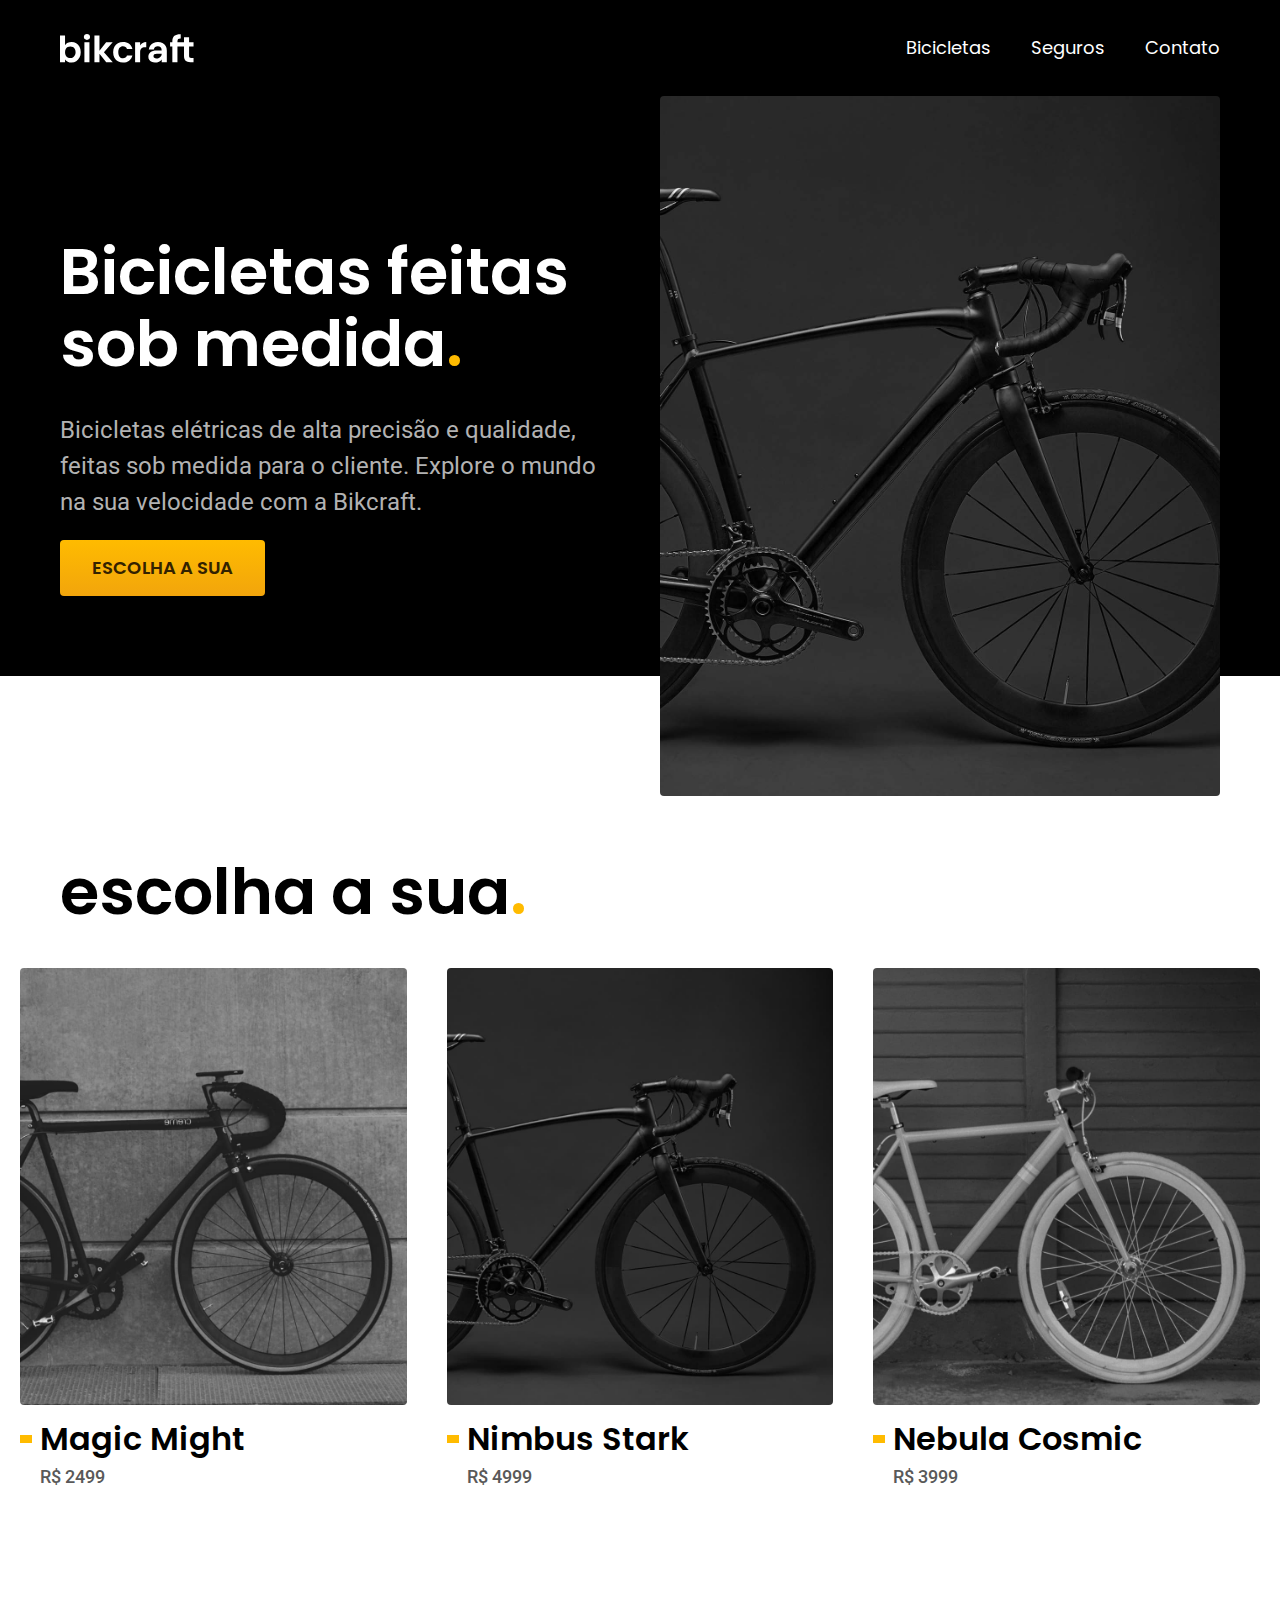
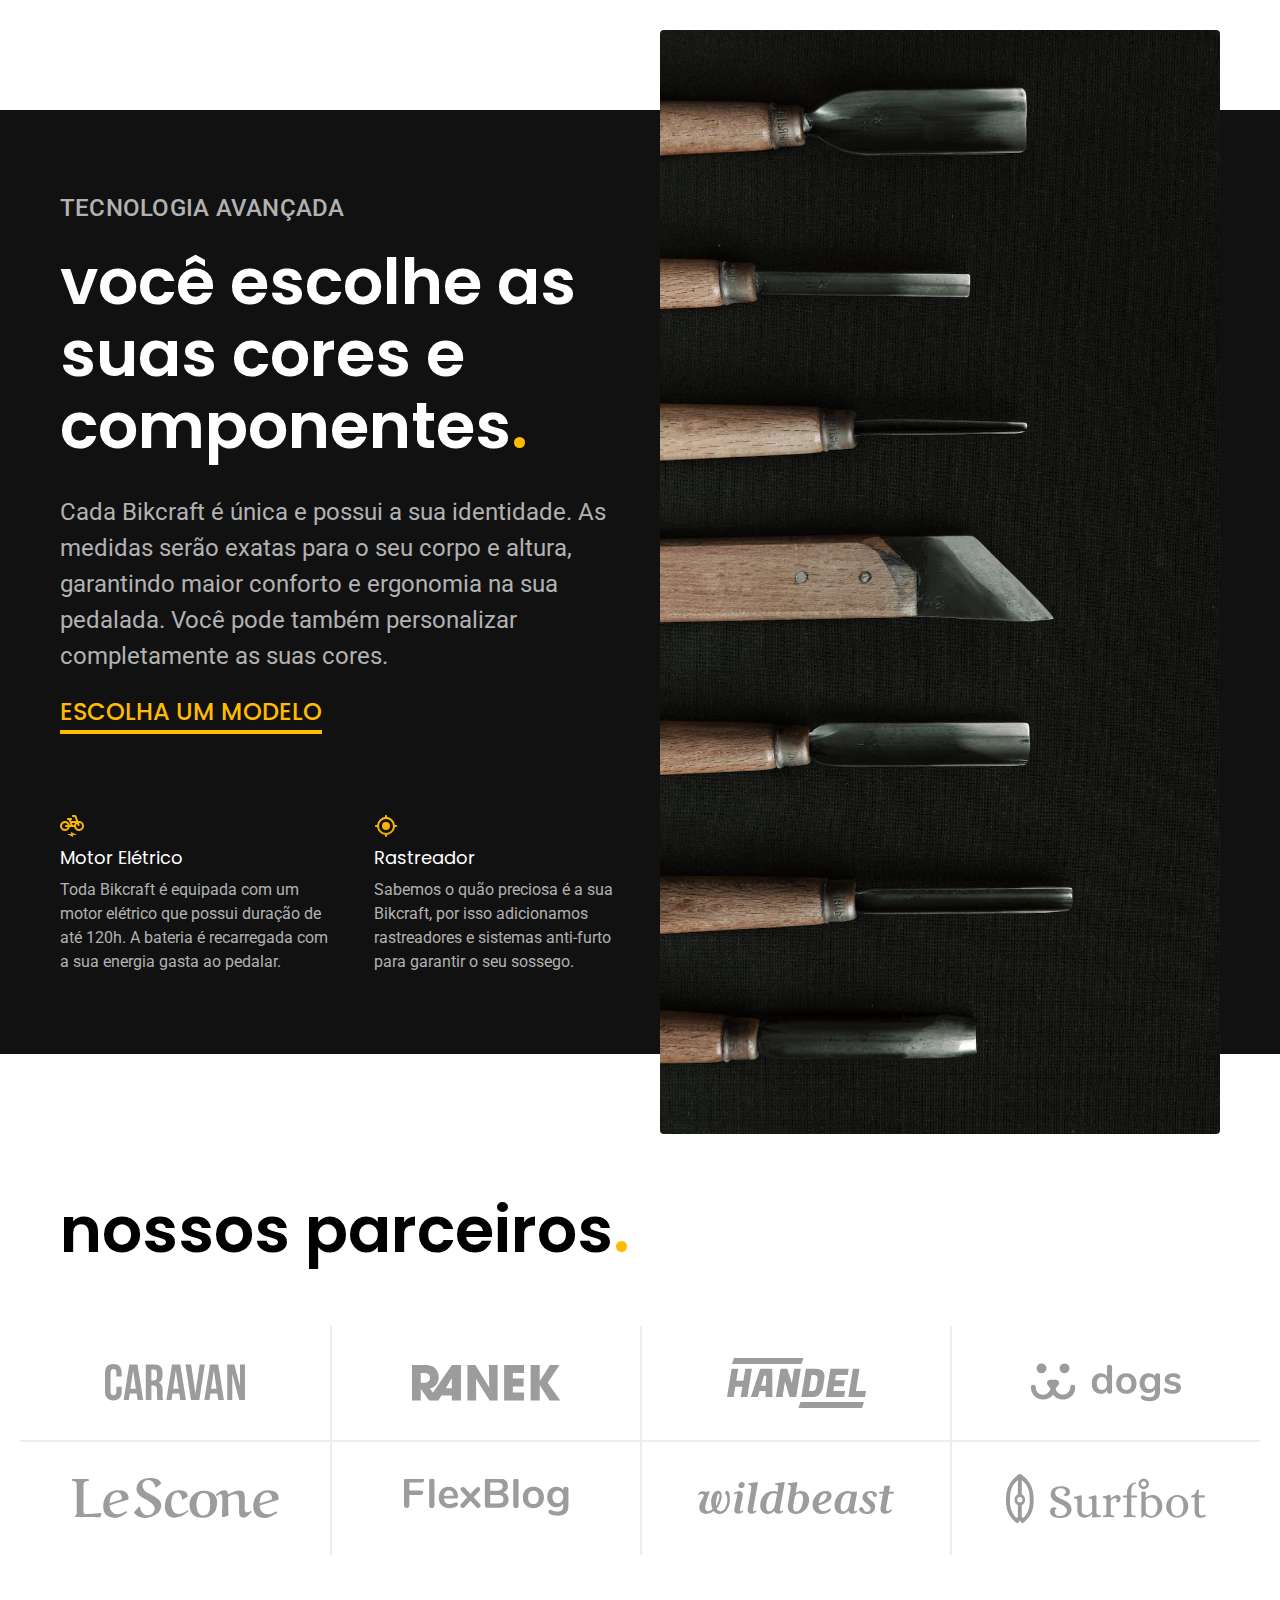
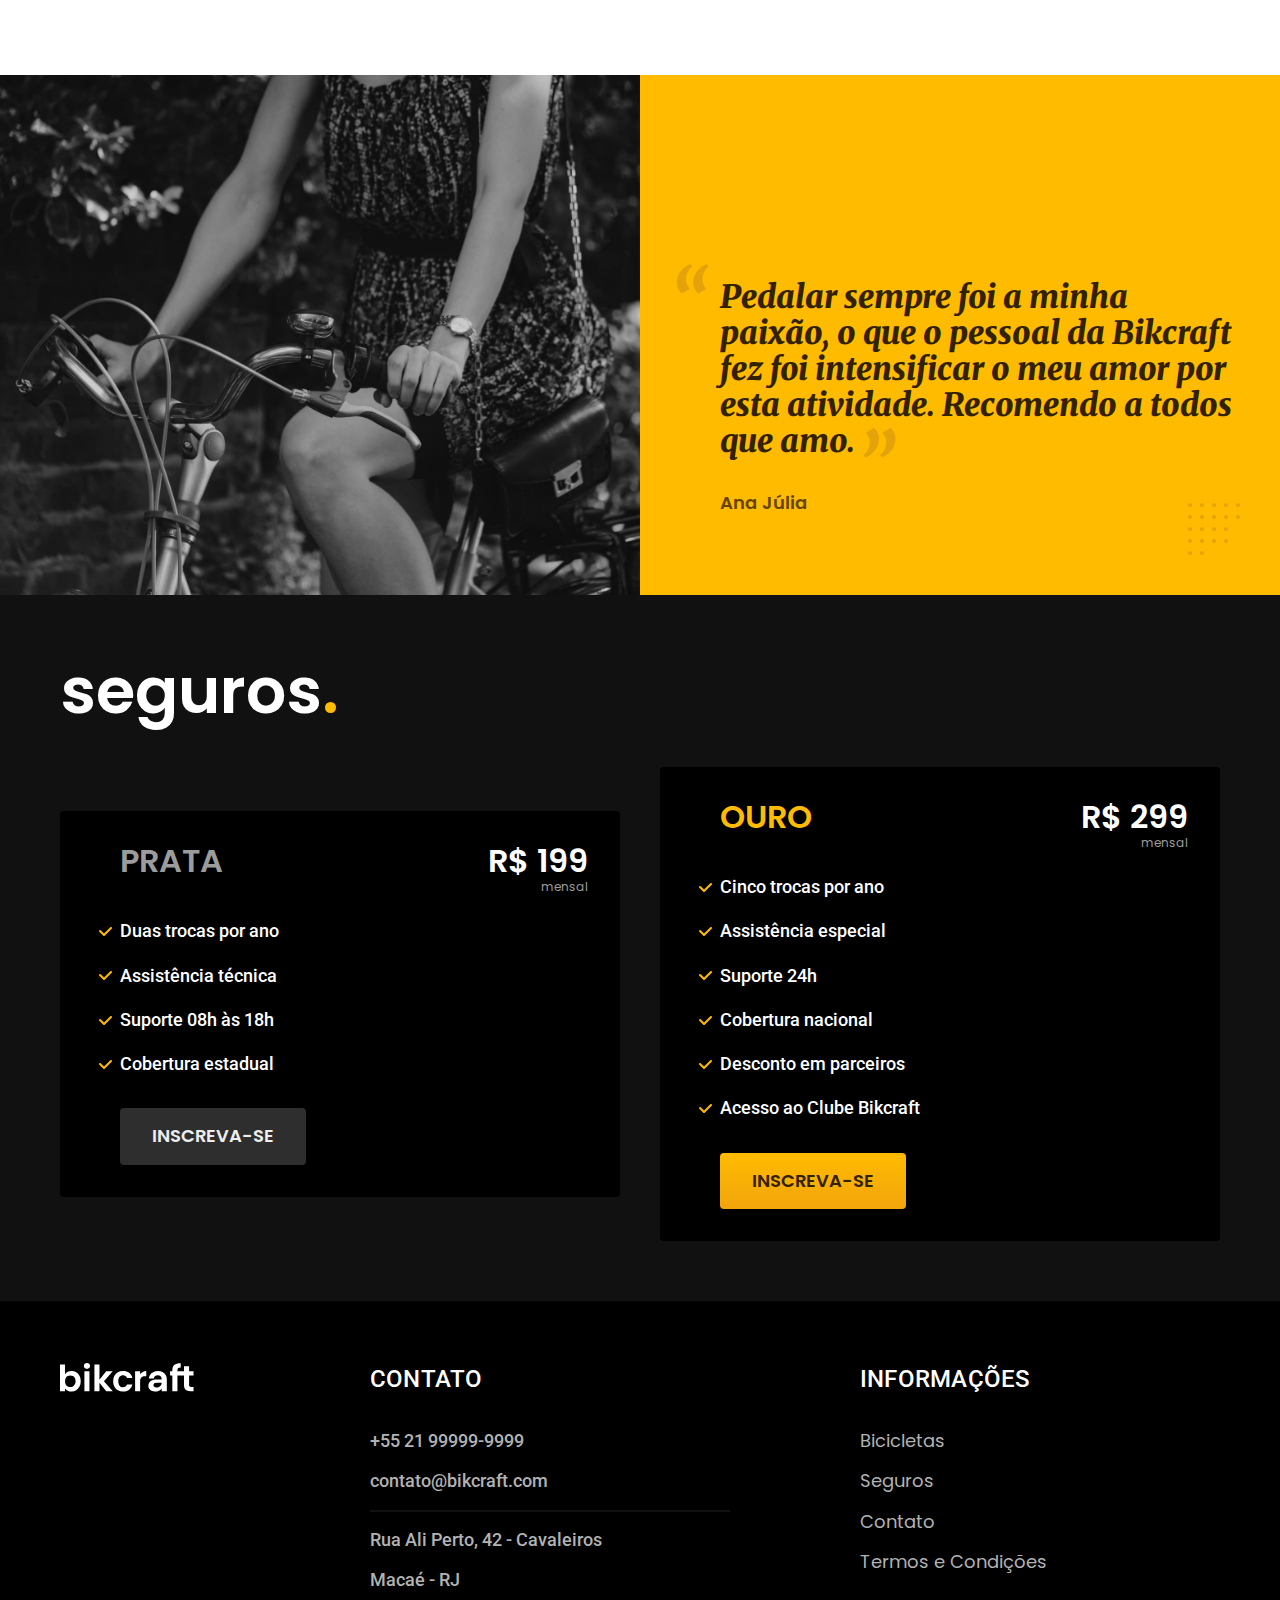
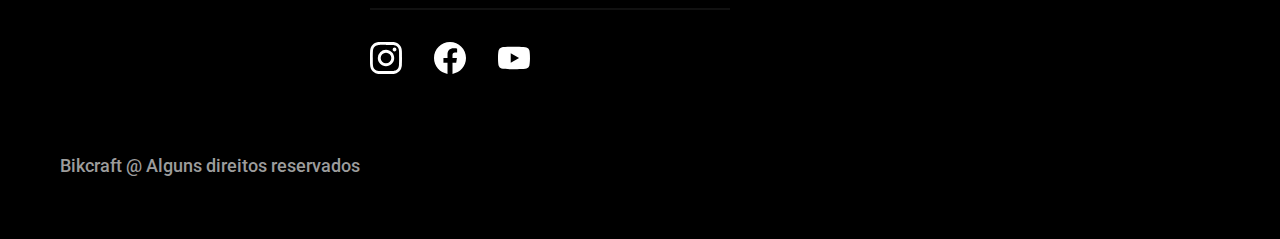
<file: index.html>
<!DOCTYPE html>
<html lang="pt-br">

<head>
  <meta charset="UTF-8">
  <meta name="viewport" content="width=device-width, initial-scale=1.0">
  <meta name="description" content="Bicicletas elétricas de alta precisão e qualidade,  feitas sob medida para o cliente. Explore o mundo na sua velocidade com a Bikcraft.">
  <title>Bikcraft - Bicicletas Elétricas</title>

  <link rel="icon" href="./favicon.svg" type="image/svg+xml">
  <link rel="preload" href="./css/style.min.css" as="style">
  <link rel="stylesheet" href="./css/style.min.css">
  <link rel="preconnect" href="https://fonts.googleapis.com">
  <link rel="preconnect" href="https://fonts.gstatic.com" crossorigin>
  <link href="https://fonts.googleapis.com/css2?family=Roboto:ital,wght@0,100;0,300;0,400;0,500;0,700;0,900;1,100;1,300;1,400;1,500;1,700;1,900&display=swap" rel="stylesheet">
  <link href="https://fonts.googleapis.com/css2?family=Poppins:ital,wght@0,100;0,200;0,300;0,400;0,500;0,600;0,700;0,800;0,900;1,100;1,200;1,300;1,400;1,500;1,600;1,700;1,800;1,900&display=swap" rel="stylesheet">
  <link href="https://fonts.googleapis.com/css2?family=Merriweather:ital,wght@1,900&display=swap" rel="stylesheet">

  <script>document.documentElement.classList.add('js');</script>
</head>

<body>
  <header class="header-bg">
    <div class="header container">
      <a href="./">
        <img src="./img/bikcraft.svg" alt="Bikcraft">
      </a>

      <nav aria-label="primaria">
        <ul class="header-menu font-1-m cor-branco">
          <li><a href="./bicicletas.html">Bicicletas</a></li>
          <li><a href="./seguros.html">Seguros</a></li>
          <li><a href="./contato.html">Contato</a></li>
        </ul>
      </nav>
    </div>
  </header>

  <main class="introducao-bg">
    <div class="introducao container">
      <div class="introducao-conteudo">
        <h1 class="font-1-xxl cor-0 fadeInDown" data-anime="200">Bicicletas feitas sob medida<span class="cor-p1">.</span></h1>
        <p class="font-2-l cor-5 fadeInDown" data-anime="400">Bicicletas elétricas de alta precisão e qualidade, feitas sob medida para o cliente. Explore o mundo na sua velocidade com a Bikcraft.</p>
        <a class="botao fadeInDown" data-anime="600" href="./bicicletas.html">Escolha a sua</a>
      </div>
      <div>
        <img class="fadeInDown" data-anime="800" src="./img/fotos/introducao.jpg" alt="Bicicleta elétrica preta">
      </div>
    </div>
  </main>

  <article class="bicicletas-lista">
    <h2 class="container font-1-xxl">escolha a sua<span class="cor-p1">.</span></h2>

    <ul>
      <li>
        <a href="./bicicletas/magic.html">
          <img src="./img/bicicletas/magic-home.jpg" alt="Bicicleta Preta">
          <h3 class="font-1-xl">Magic Might</h3>
          <span class="font-2-m cor-8">R$ 2499</span>
        </a>
      </li>
      <li>
        <a href="./bicicletas/nimbus.html">
          <img src="./img/bicicletas/nimbus-home.jpg" alt="Bicicleta Preta">
          <h3 class="font-1-xl">Nimbus Stark</h3>
          <span class="font-2-m cor-8">R$ 4999</span>
        </a>
      </li>
      <li>
        <a href="./bicicletas/nebula.html">
          <img src="./img/bicicletas/nebula-home.jpg" alt="Bicicleta Preta">
          <h3 class="font-1-xl">Nebula Cosmic</h3>
          <span class="font-2-m cor-8">R$ 3999</span>
        </a>
      </li>
    </ul>
  </article>

  <article class="tecnologia-bg">
    <div class="tecnologia container">
      <div class="tecnologia-conteudo">
        <span class="font-2-l-b cor-5">Tecnologia Avançada</span>
        <h2 class="font-1-xxl cor-0">você escolhe as suas cores e componentes<span class="cor-p1">.</span></h2>
        <p class="font-2-l cor-5">Cada Bikcraft é única e possui a sua identidade. As medidas serão exatas para o seu corpo e altura, garantindo maior conforto e ergonomia na sua pedalada. Você pode também personalizar completamente as suas cores.
        </p>
        <a class="link" href="./bicicletas.html">Escolha um modelo</a>
        <div class="tecnologia-vantagens">
          <div>
            <img src="./img/icones/eletrica.svg" alt="">
            <h3 class="font-1-m cor-0">Motor Elétrico</h3>
            <p class="font-2-s cor-5">Toda Bikcraft é equipada com um motor elétrico que possui duração de até 120h. A bateria é recarregada com a sua energia gasta ao pedalar.
            </p>
          </div>
          <div>
            <img src="./img/icones/rastreador.svg" alt="">
            <h3 class="font-1-m cor-0">Rastreador</h3>
            <p class="font-2-s cor-5">Sabemos o quão preciosa é a sua Bikcraft, por isso adicionamos rastreadores e sistemas anti-furto para garantir o seu sossego.
            </p>
          </div>
        </div>
      </div>
      <div class="tecnologia-imagem">
        <img src="./img/fotos/tecnologia.jpg" alt="">
      </div>
    </div>
  </article>

  <section class="parceiros" aria-label="Nossos Parceiros">
    <h2 class="container font-1-xxl">nossos parceiros<span class="cor-p1">.</span></h2>

    <ul>
      <li><img src="./img/parceiros/caravan.svg" alt="caravan"></li>
      <li><img src="./img/parceiros/ranek.svg" alt="ranek"></li>
      <li><img src="./img/parceiros/handel.svg" alt="handel"></li>
      <li><img src="./img/parceiros/dogs.svg" alt="dogs"></li>
      <li><img src="./img/parceiros/lescone.svg" alt="lescone"></li>
      <li><img src="./img/parceiros/flexblog.svg" alt="flexblog"></li>
      <li><img src="./img/parceiros/wildbeast.svg" alt="wildbeast"></li>
      <li><img src="./img/parceiros/surfbot.svg" alt="surfbot"></li>
    </ul>
  </section>

  <section class="depoimento" aria-label="Depoimento">
    <div>
      <img src="./img/fotos/depoimento.jpg" alt="Pessoa pedalando uma bicicleta Bikcraft">
    </div>
    <div class="depoimento-conteudo">
      <blockquote class="font-1-xl cor-p5">
        <p>Pedalar sempre foi a minha paixão, o que o pessoal da Bikcraft fez foi intensificar o meu amor por esta atividade. Recomendo a todos que amo.</p>
      </blockquote>
      <span class="font-1-m-b cor-p4">Ana Júlia</span>
    </div>
  </section>

  <article class="seguros-bg">
    <div class="seguros container">
      <h2 class="font-1-xxl cor-0">seguros<span class="cor-p1">.</span></h2>
      <div class="seguros-item">
        <h3 class="font-1-xl cor-6">PRATA</h3>
        <span class="font-1-xl cor-0">R$ 199 <span class="font-1-xs cor-6">mensal</span></span>
        <ul class="font-2-m cor-0">
          <li>Duas trocas por ano</li>
          <li>Assistência técnica</li>
          <li>Suporte 08h às 18h</li>
          <li>Cobertura estadual</li>
        </ul>
        <a class="botao secundario" href="./orcamento.html">Inscreva-se</a>
      </div>

      <div class="seguros-item">
        <h3 class="font-1-xl cor-p1">OURO</h3>
        <span class="font-1-xl cor-0">R$ 299 <span class="font-1-xs cor-6">mensal</span></span>
        <ul class="font-2-m cor-0">
          <li>Cinco trocas por ano</li>
          <li>Assistência especial</li>
          <li>Suporte 24h</li>
          <li>Cobertura nacional</li>
          <li>Desconto em parceiros</li>
          <li>Acesso ao Clube Bikcraft</li>
        </ul>
        <a class="botao" href="./orcamento.html">Inscreva-se</a>
      </div>
    </div>
  </article>

  <footer class="footer-bg">
    <div class="footer container">
      <img src="./img/bikcraft.svg" alt="Bikcraft">
      <div class="footer-contato">
        <h3 class="font-2-l-b cor-0">Contato</h3>
        <ul class="font-2-m cor-5">
          <li><a href="tel:+5521999999999">+55 21 99999-9999</a></li>
          <li><a href="mailto:contato@bikcraft.com">contato@bikcraft.com</a></li>
          <li>Rua Ali Perto, 42 - Cavaleiros</a></li>
          <li>Macaé - RJ</li>
        </ul>
        <div class="footer-redes">
          <a href="./">
            <img src="./img/redes/instagram.svg" alt="Instagram">
          </a>
          <a href="./">
            <img src="./img/redes/facebook.svg" alt="Facebook">
          </a>
          <a href="./">
            <img src="./img/redes/youtube.svg" alt="  youtube">
          </a>
        </div>
      </div>
      <div class="footer-informacoes">
        <h3 class="font-2-l-b cor-0">Informações</h3>
        <nav>
          <ul class="font-1-m cor-5">
            <li><a href="./bicicletas.html">Bicicletas</a></li>
            <li><a href="./seguros.html">Seguros</a></li>
            <li><a href="./contato.html">Contato</a></li>
            <li><a href="./termos.html">Termos e Condições</a></li>
          </ul>
        </nav>
      </div>
      <p class="footer-copy font-2-m cor-6">Bikcraft @ Alguns direitos reservados</p>
    </div>
  </footer>

  <script src="./js/plugins/simple-anime.js"></script>
  <script src="./js/script.js"></script>
</body>

</html>
</file>
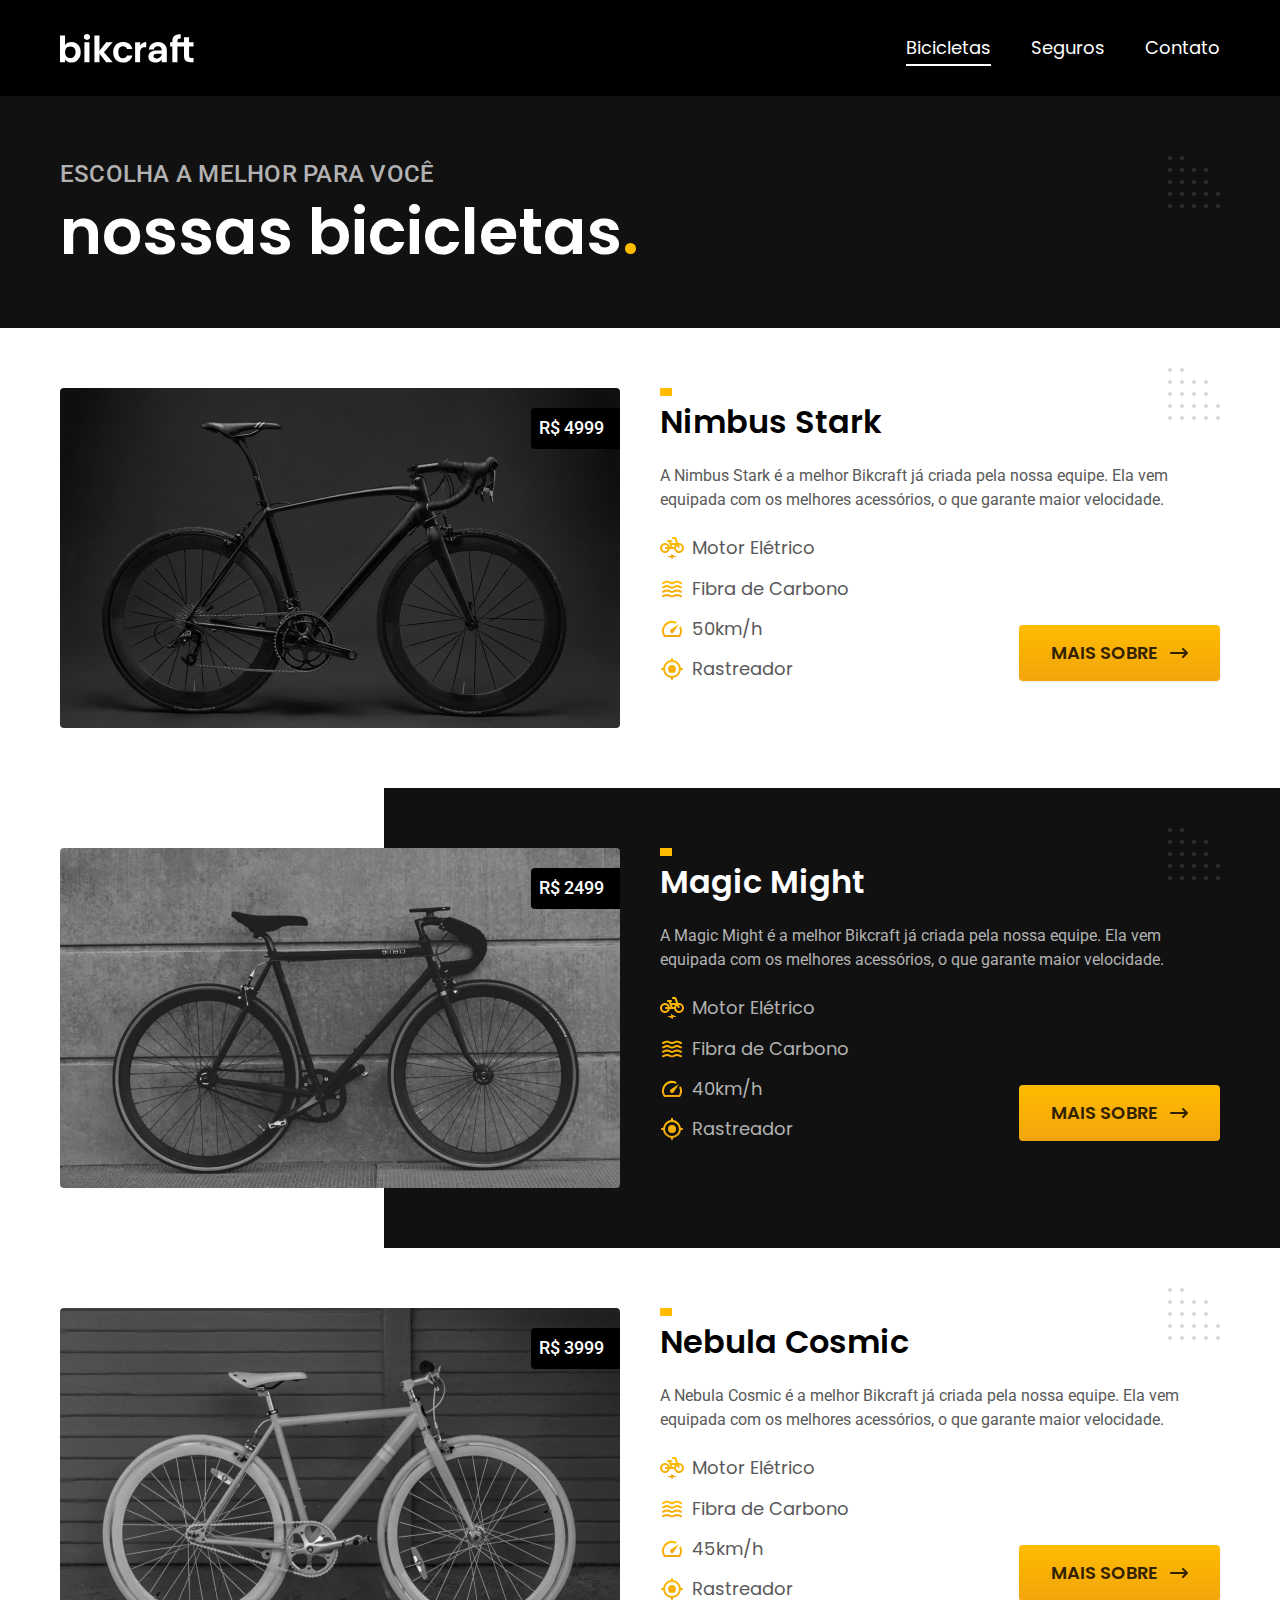
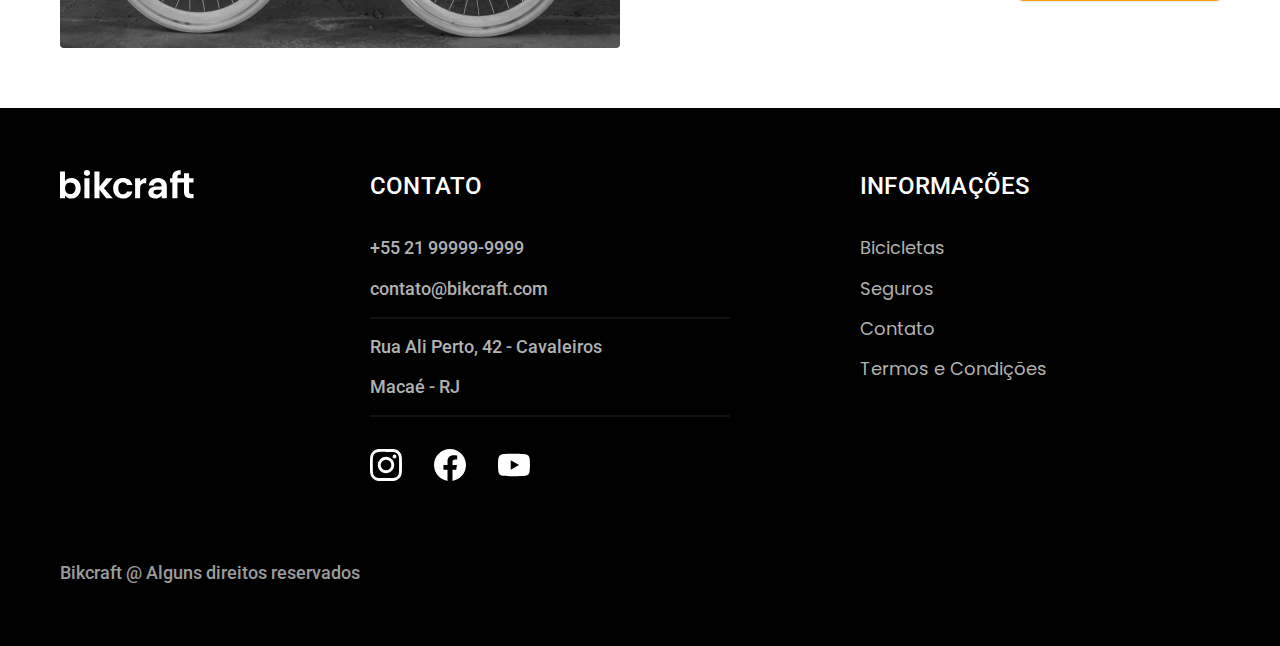
<file: bicicletas.html>
<!DOCTYPE html>
<html lang="pt-br">

<head>
  <meta charset="UTF-8">
  <meta name="viewport" content="width=device-width, initial-scale=1.0">
  <meta name="description" content="Bicicletas">
  <title>Bicicletas | Bikcraft</title>
  <link rel="icon" href="./favicon.svg" type="image/svg+xml">
  <link rel="preload" href="./css/style.min.css" as="style">
  <link rel="stylesheet" href="./css/style.min.css">
  <link rel="preconnect" href="https://fonts.googleapis.com">
  <link rel="preconnect" href="https://fonts.gstatic.com" crossorigin>
  <link href="https://fonts.googleapis.com/css2?family=Roboto:ital,wght@0,100;0,300;0,400;0,500;0,700;0,900;1,100;1,300;1,400;1,500;1,700;1,900&display=swap" rel="stylesheet">
  <link href="https://fonts.googleapis.com/css2?family=Poppins:ital,wght@0,100;0,200;0,300;0,400;0,500;0,600;0,700;0,800;0,900;1,100;1,200;1,300;1,400;1,500;1,600;1,700;1,800;1,900&display=swap" rel="stylesheet">
  <link href="https://fonts.googleapis.com/css2?family=Merriweather:ital,wght@1,900&display=swap" rel="stylesheet">
  <script>document.documentElement.classList.add('js');</script>
</head>

<body id="bicicletas">
  <header class="header-bg">
    <div class="header container">
      <a href="./">
        <img src="./img/bikcraft.svg" alt="Bikcraft">
      </a>

      <nav aria-label="primaria">
        <ul class="header-menu font-1-m cor-branco">
          <li><a href="./bicicletas.html">Bicicletas</a></li>
          <li><a href="./seguros.html">Seguros</a></li>
          <li><a href="./contato.html">Contato</a></li>
        </ul>
      </nav>
    </div>
  </header>

  <main>
    <div class="titulo-bg">
      <div class="titulo container">
        <p class="font-2-l-b cor-5">Escolha a melhor para você</p>
        <h1 class="font-1-xxl cor-0">nossas bicicletas<span class="cor-p1">.</span></h1>
      </div>
    </div>

    <div class="bicicletas container">
      <div class="bicicletas-imagem">
        <img src="./img/bicicletas/nimbus.jpg" alt="Bicicleta Preta">
        <span class="font-2-m cor-0">R$ 4999</span>
      </div>
      <div class="bicicletas-conteudo">
        <h2 class="font-1-xl">Nimbus Stark</h2>
        <p class="font-2-s cor-8">A Nimbus Stark é a melhor Bikcraft já criada pela nossa equipe. Ela vem equipada com os melhores acessórios, o que garante maior velocidade.
        </p>
        <ul class="font-1-m cor-8">
          <li>
            <img src="./img/icones/eletrica.svg" alt="">
            Motor Elétrico
          </li>
          <li>
            <img src="./img/icones/carbono.svg" alt="">
            Fibra de Carbono
          </li>
          <li>
            <img src="./img/icones/velocidade.svg" alt="">
            50km/h
          </li>
          <li>
            <img src="./img/icones/rastreador.svg" alt="">
            Rastreador
          </li>
        </ul>
        <a class="botao seta" href="./bicicletas/nimbus.html">Mais Sobre</a>
      </div>
    </div>

    <div class="bicicletas-bg">
      <div class="bicicletas container">
        <div class="bicicletas-imagem">
          <img src="./img/bicicletas/magic.jpg" alt="Bicicleta Preta">
          <span class="font-2-m cor-0">R$ 2499</span>
        </div>
        <div class="bicicletas-conteudo">
          <h2 class="font-1-xl cor-0">Magic Might</h2>
          <p class="font-2-s cor-5">A Magic Might é a melhor Bikcraft já criada pela nossa equipe. Ela vem equipada com os melhores acessórios, o que garante maior velocidade.
          </p>
          <ul class="font-1-m cor-5">
            <li>
              <img src="./img/icones/eletrica.svg" alt="">
              Motor Elétrico
            </li>
            <li>
              <img src="./img/icones/carbono.svg" alt="">
              Fibra de Carbono
            </li>
            <li>
              <img src="./img/icones/velocidade.svg" alt="">
              40km/h
            </li>
            <li>
              <img src="./img/icones/rastreador.svg" alt="">
              Rastreador
            </li>
          </ul>
          <a class="botao seta" href="./bicicletas/magic.html">Mais Sobre</a>
        </div>
      </div>
    </div>

    <div class="bicicletas container">
      <div class="bicicletas-imagem">
        <img src="./img/bicicletas/nebula.jpg" alt="Bicicleta Preta">
        <span class="font-2-m cor-0">R$ 3999</span>
      </div>
      <div class="bicicletas-conteudo">
        <h2 class="font-1-xl">Nebula Cosmic</h2>
        <p class="font-2-s cor-8">A Nebula Cosmic é a melhor Bikcraft já criada pela nossa equipe. Ela vem equipada com os melhores acessórios, o que garante maior velocidade.
        </p>
        <ul class="font-1-m cor-8">
          <li>
            <img src="./img/icones/eletrica.svg" alt="">
            Motor Elétrico
          </li>
          <li>
            <img src="./img/icones/carbono.svg" alt="">
            Fibra de Carbono
          </li>
          <li>
            <img src="./img/icones/velocidade.svg" alt="">
            45km/h
          </li>
          <li>
            <img src="./img/icones/rastreador.svg" alt="">
            Rastreador
          </li>
        </ul>
        <a class="botao seta" href="./bicicletas/nebula.html">Mais Sobre</a>
      </div>
    </div>

  </main>

  <footer class="footer-bg">
    <div class="footer container">
      <img src="./img/bikcraft.svg" alt="Bikcraft">
      <div class="footer-contato">
        <h3 class="font-2-l-b cor-0">Contato</h3>
        <ul class="font-2-m cor-5">
          <li><a href="tel:+5521999999999">+55 21 99999-9999</a></li>
          <li><a href="mailto:contato@bikcraft.com">contato@bikcraft.com</a></li>
          <li>Rua Ali Perto, 42 - Cavaleiros</a></li>
          <li>Macaé - RJ</li>
        </ul>
        <div class="footer-redes">
          <a href="./">
            <img src="./img/redes/instagram.svg" alt="Instagram">
          </a>
          <a href="./">
            <img src="./img/redes/facebook.svg" alt="Facebook">
          </a>
          <a href="./">
            <img src="./img/redes/youtube.svg" alt="  youtube">
          </a>
        </div>
      </div>
      <div class="footer-informacoes">
        <h3 class="font-2-l-b cor-0">Informações</h3>
        <nav>
          <ul class="font-1-m cor-5">
            <li><a href="./bicicletas.html">Bicicletas</a></li>
            <li><a href="./seguros.html">Seguros</a></li>
            <li><a href="./contato.html">Contato</a></li>
            <li><a href="./termos.html">Termos e Condições</a></li>
          </ul>
        </nav>
      </div>
      <p class="footer-copy font-2-m cor-6">Bikcraft @ Alguns direitos reservados</p>
    </div>
  </footer>
  <script src="./js/script.js"></script>
</body>

</html>
</file>
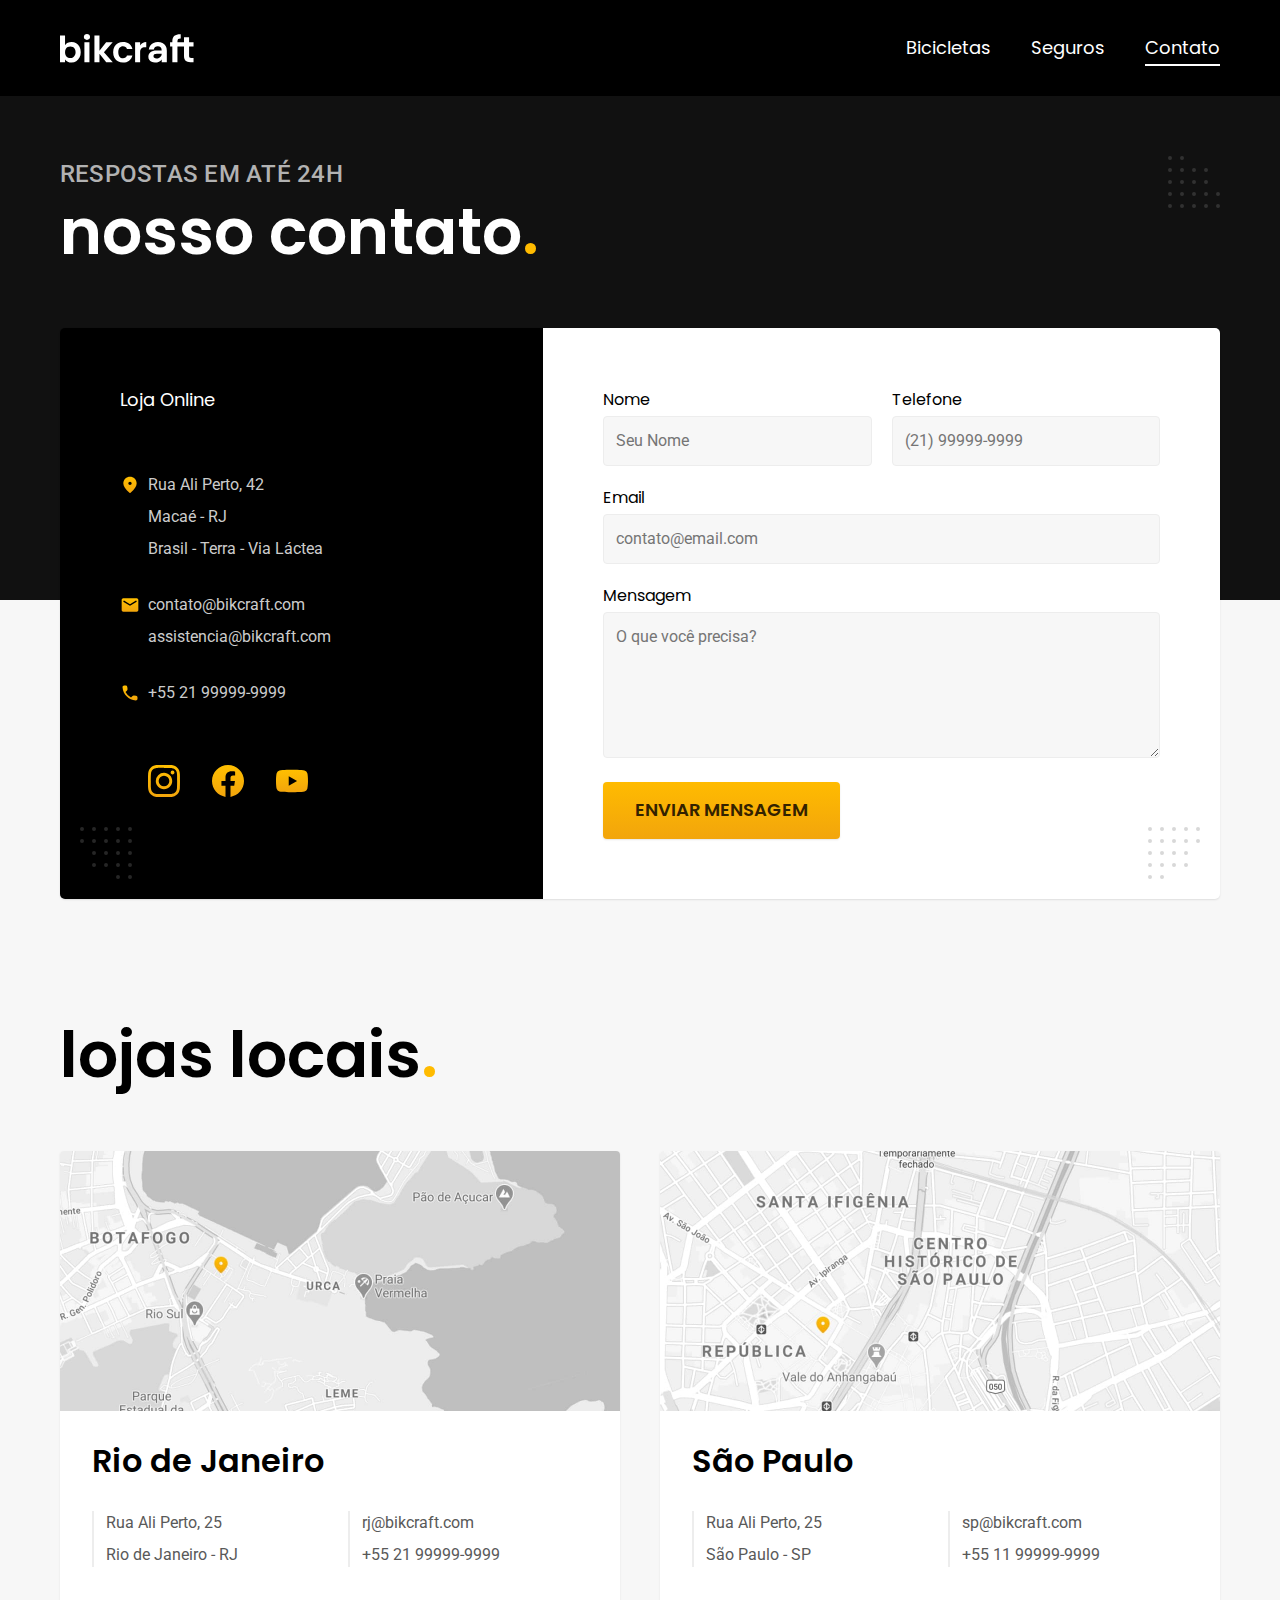
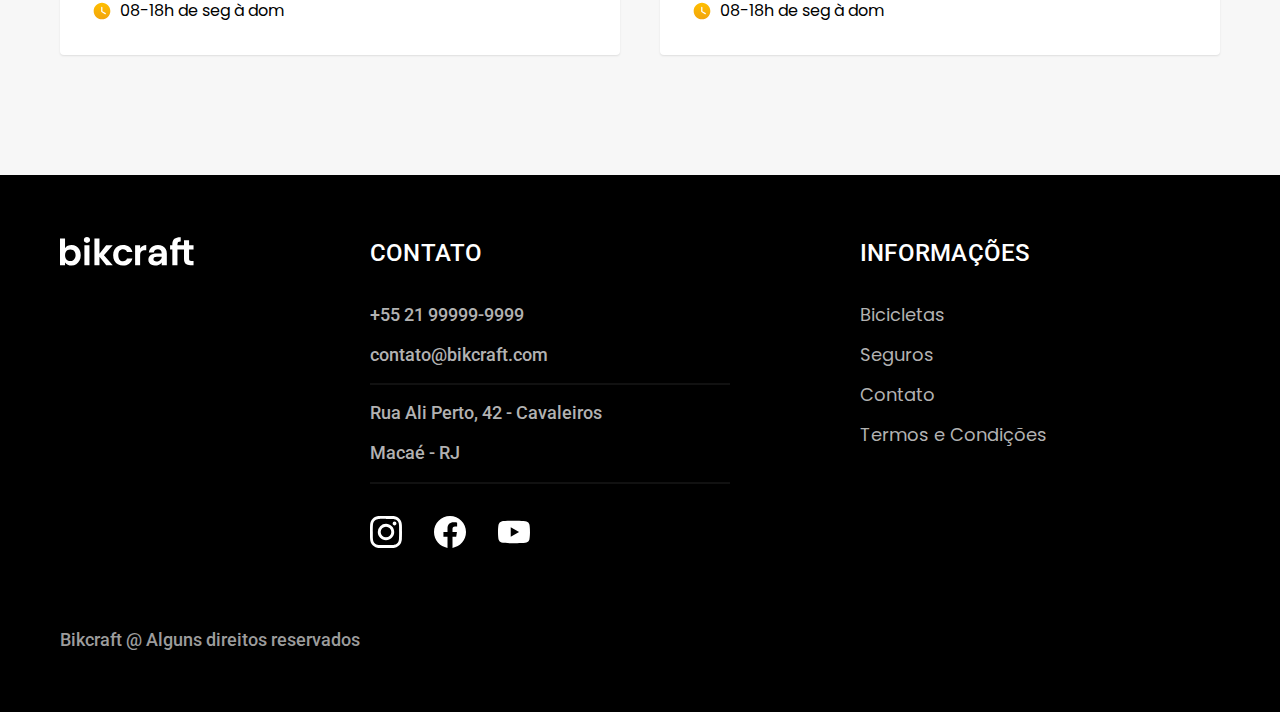
<file: contato.html>
<!DOCTYPE html>
<html lang="pt-br">

<head>
  <meta charset="UTF-8">
  <meta name="viewport" content="width=device-width, initial-scale=1.0">
  <meta name="description" content="Contato">
  <title>Contato | Bikcraft</title>
  <link rel="icon" href="./favicon.svg" type="image/svg+xml">
  <link rel="preload" href="./css/style.min.css" as="style">
  <link rel="stylesheet" href="./css/style.min.css">
  <link rel="preconnect" href="https://fonts.googleapis.com">
  <link rel="preconnect" href="https://fonts.gstatic.com" crossorigin>
  <link href="https://fonts.googleapis.com/css2?family=Roboto:ital,wght@0,100;0,300;0,400;0,500;0,700;0,900;1,100;1,300;1,400;1,500;1,700;1,900&display=swap" rel="stylesheet">
  <link href="https://fonts.googleapis.com/css2?family=Poppins:ital,wght@0,100;0,200;0,300;0,400;0,500;0,600;0,700;0,800;0,900;1,100;1,200;1,300;1,400;1,500;1,600;1,700;1,800;1,900&display=swap" rel="stylesheet">
  <link href="https://fonts.googleapis.com/css2?family=Merriweather:ital,wght@1,900&display=swap" rel="stylesheet">
  <script>document.documentElement.classList.add('js');</script>
</head>

<body id="contato">
  <header class="header-bg">
    <div class="header container">
      <a href="./">
        <img src="./img/bikcraft.svg" alt="Bikcraft">
      </a>

      <nav aria-label="primaria">
        <ul class="header-menu font-1-m cor-branco">
          <li><a href="./bicicletas.html">Bicicletas</a></li>
          <li><a href="./seguros.html">Seguros</a></li>
          <li><a href="./contato.html">Contato</a></li>
        </ul>
      </nav>
    </div>
  </header>

  <main>
    <div class="titulo-bg">
      <div class="titulo container">
        <p class="font-2-l-b cor-5">Respostas em até 24h</p>
        <h1 class="font-1-xxl cor-0">nosso contato<span class="cor-p1">.</span></h1>
      </div>
    </div>

    <div class="contato container">
      <section class="contato-dados" aria-label="Endereço">
        <h2 class="font-1-m cor-0">Loja Online</h2>
        <div class="contato-endereco font-2-s cor-4">
          <p>Rua Ali Perto, 42</p>
          <p>Macaé - RJ</p>
          <p>Brasil - Terra - Via Láctea</p>
        </div>
        <address class="contato-meios font-2-s cor-4">
          <a href="mailto:contato@bikcraft.com">contato@bikcraft.com</a>
          <a href="mailto:assistencia@bikcraft.com">assistencia@bikcraft.com</a>
          <a href="tel:+5521999999999">+55 21 99999-9999</a>
        </address>
        <div class="contato-redes">
          <a href="./">
            <img src="./img/redes/instagram-p.svg" alt="Instagram">
          </a>
          <a href="./">
            <img src="./img/redes/facebook-p.svg" alt="Facebook">
          </a>
          <a href="./">
            <img src="./img/redes/youtube-p.svg" alt="Youtube">
          </a>
        </div>
      </section>
      <section class="contato-formulario" aria-label="Formulário">
        <form class="form" action="./contato.html">
          <div>
            <label for="nome">Nome</label>
            <input type="text" id="nome" name="nome" placeholder="Seu Nome">
          </div>
          <div>
            <label for="telefone">Telefone</label>
            <input type="text" id="telefone" name="telefone" placeholder="(21) 99999-9999">
          </div>
          <div class="col-2">
            <label for="email">Email</label>
            <input type="email" id="email" name="email" placeholder="contato@email.com">
          </div>
          <div class="col-2">
            <label for="mensagem">Mensagem</label>
            <textarea rows="5" id="mensagem" name="mensagem" placeholder="O que você precisa?"></textarea>
          </div>
          <button class="botao col-2">Enviar Mensagem</button>
        </form>
      </section>
    </div>
  </main>

  <article class="lojas container">
    <h2 class="font-1-xxl">lojas locais<span class="cor-p1">.</span></h2>
    <div class="lojas-item">
      <img src="./img/lojas/rj.jpg" alt="Mapa marcando o Endereço em Rua Ali Perto, 25 - Rio de Janeiro - RJ">
      <div class="lojas-conteudo">
        <h3 class="font-1-xl">Rio de Janeiro</h3>
        <div class="lojas-dados font-2-s cor-8">
          <p>Rua Ali Perto, 25</p>
          <p>Rio de Janeiro - RJ</p>
        </div>
        <div class="lojas-dados font-2-s cor-8">
          <a href="mailto:rj@bikcraft.com">rj@bikcraft.com</a>
          <a href="tel:+5521999999999">+55 21 99999-9999</a>
        </div>
        <p class="lojas-tempo font-1-s"><img src="./img/icones/horario.svg" alt="">08-18h de seg à dom</p>
      </div>
    </div>

    <div class="lojas-item">
      <img src="./img/lojas/sp.jpg" alt="Mapa marcando o Endereço em Rua Ali Perto, 25 - São Paulo - SP">
      <div class="lojas-conteudo">
        <h3 class="font-1-xl">São Paulo</h3>
        <div class="lojas-dados font-2-s cor-8">
          <p>Rua Ali Perto, 25</p>
          <p>São Paulo - SP</p>
        </div>
        <div class="lojas-dados font-2-s cor-8">
          <a href="mailto:sp@bikcraft.com">sp@bikcraft.com</a>
          <a href="tel:+5511999999999">+55 11 99999-9999</a>
        </div>
        <p class="lojas-tempo font-1-s"><img src="./img/icones/horario.svg" alt="">08-18h de seg à dom</p>
      </div>
    </div>
  </article>

  <footer class="footer-bg">
    <div class="footer container">
      <img src="./img/bikcraft.svg" alt="Bikcraft">
      <div class="footer-contato">
        <h3 class="font-2-l-b cor-0">Contato</h3>
        <ul class="font-2-m cor-5">
          <li><a href="tel:+5521999999999">+55 21 99999-9999</a></li>
          <li><a href="mailto:contato@bikcraft.com">contato@bikcraft.com</a></li>
          <li>Rua Ali Perto, 42 - Cavaleiros</a></li>
          <li>Macaé - RJ</li>
        </ul>
        <div class="footer-redes">
          <a href="./">
            <img src="./img/redes/instagram.svg" alt="Instagram">
          </a>
          <a href="./">
            <img src="./img/redes/facebook.svg" alt="Facebook">
          </a>
          <a href="./">
            <img src="./img/redes/youtube.svg" alt="Youtube">
          </a>
        </div>
      </div>
      <div class="footer-informacoes">
        <h3 class="font-2-l-b cor-0">Informações</h3>
        <nav>
          <ul class="font-1-m cor-5">
            <li><a href="./bicicletas.html">Bicicletas</a></li>
            <li><a href="./seguros.html">Seguros</a></li>
            <li><a href="./contato.html">Contato</a></li>
            <li><a href="./termos.html">Termos e Condições</a></li>
          </ul>
        </nav>
      </div>
      <p class="footer-copy font-2-m cor-6">Bikcraft @ Alguns direitos reservados</p>
    </div>
  </footer>
  <script src="./js/script.js"></script>
</body>

</html>
</file>
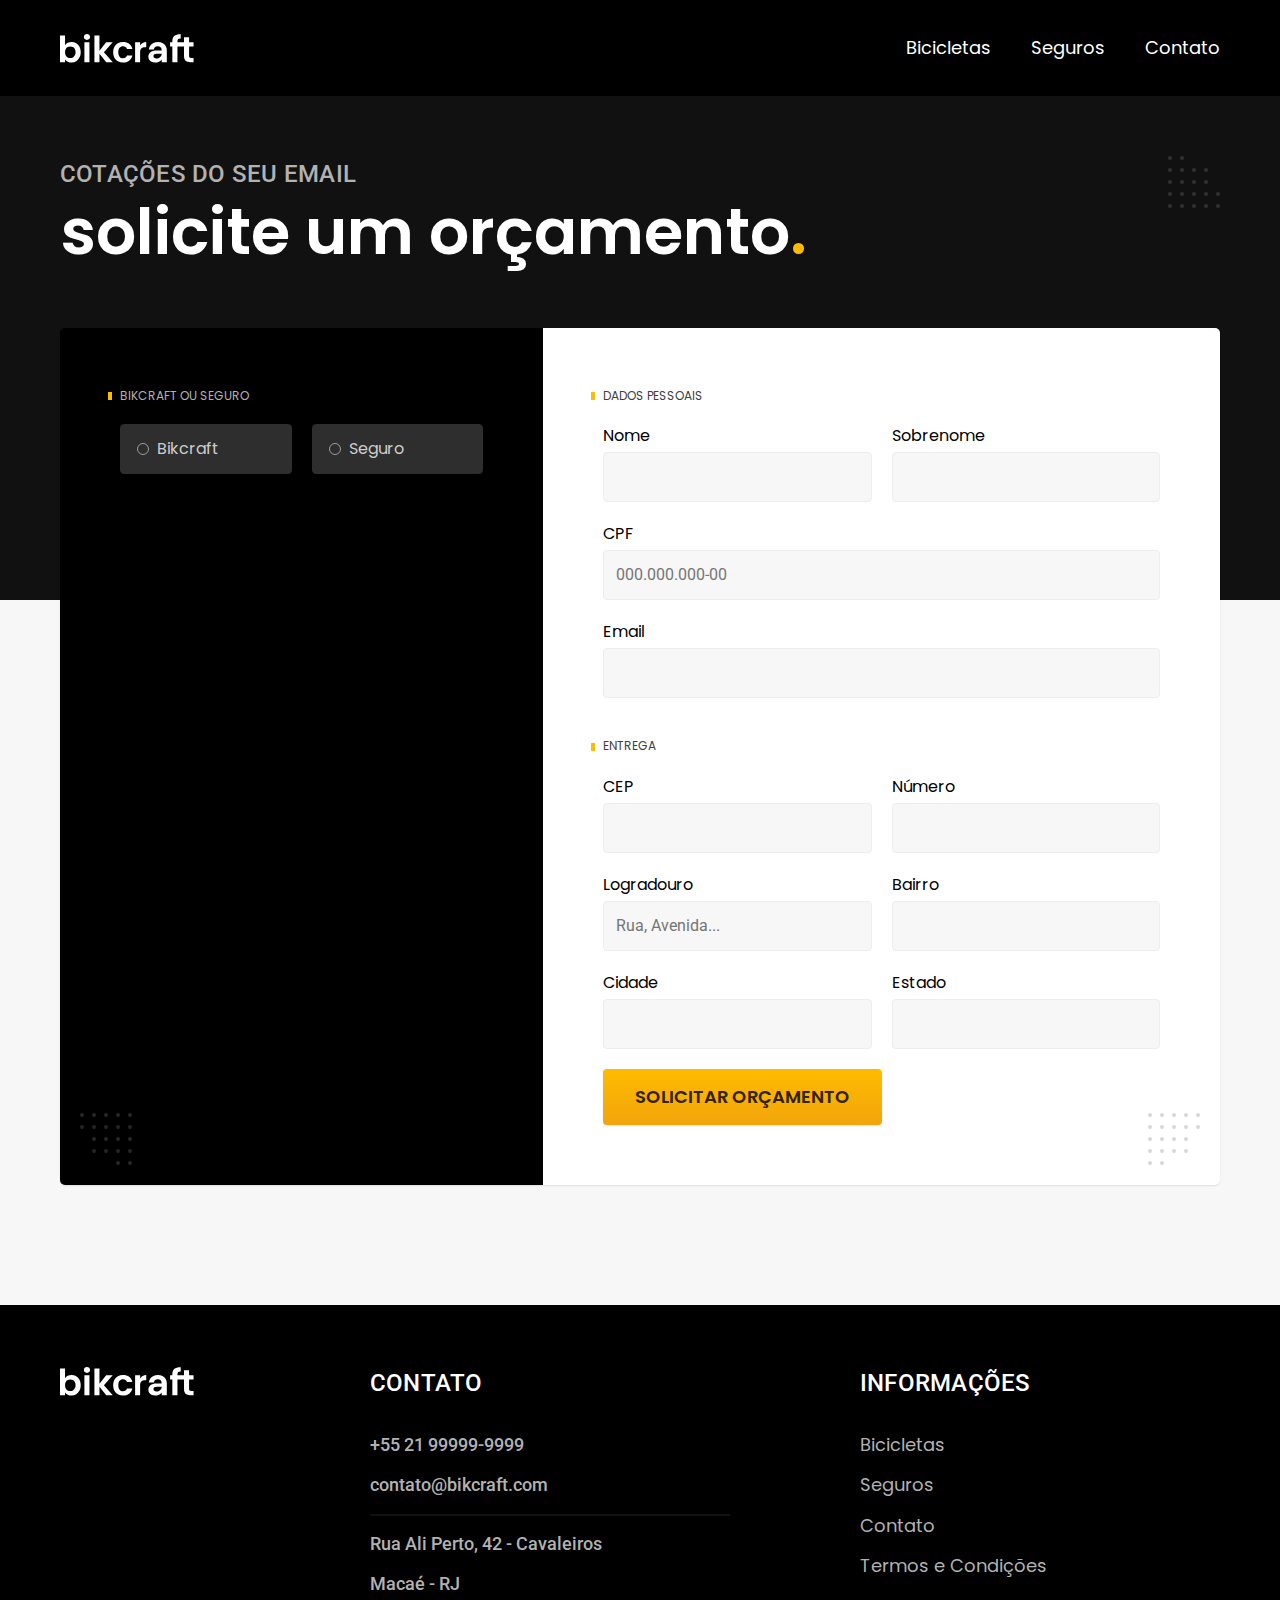
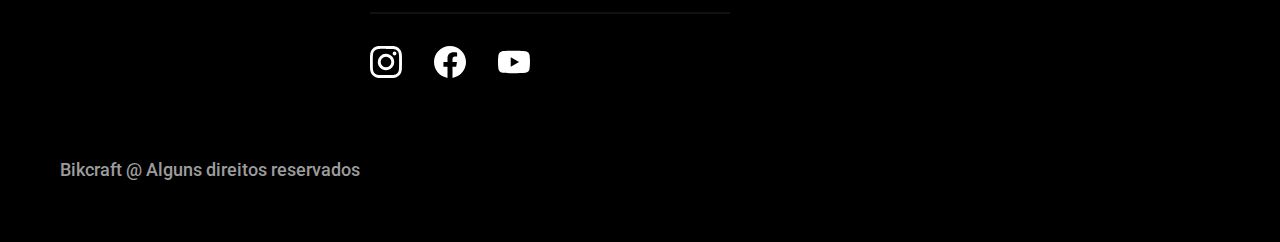
<file: orcamento.html>
<!DOCTYPE html>
<html lang="pt-br">

<head>
  <meta charset="UTF-8">
  <meta name="viewport" content="width=device-width, initial-scale=1.0">
  <meta name="description" content="Orçamento">
  <title>Orçamento | Bikcraft</title>
  <link rel="icon" href="./favicon.svg" type="image/svg+xml">
  <link rel="preload" href="./css/style.min.css" as="style">
  <link rel="stylesheet" href="./css/style.min.css">
  <link rel="preconnect" href="https://fonts.googleapis.com">
  <link rel="preconnect" href="https://fonts.gstatic.com" crossorigin>
  <link href="https://fonts.googleapis.com/css2?family=Roboto:ital,wght@0,100;0,300;0,400;0,500;0,700;0,900;1,100;1,300;1,400;1,500;1,700;1,900&display=swap" rel="stylesheet">
  <link href="https://fonts.googleapis.com/css2?family=Poppins:ital,wght@0,100;0,200;0,300;0,400;0,500;0,600;0,700;0,800;0,900;1,100;1,200;1,300;1,400;1,500;1,600;1,700;1,800;1,900&display=swap" rel="stylesheet">
  <link href="https://fonts.googleapis.com/css2?family=Merriweather:ital,wght@1,900&display=swap" rel="stylesheet">
  <script>document.documentElement.classList.add('js');</script>
</head>

<body id="orcamento">
  <header class="header-bg">
    <div class="header container">
      <a href="./">
        <img src="./img/bikcraft.svg" alt="Bikcraft">
      </a>

      <nav aria-label="primaria">
        <ul class="header-menu font-1-m cor-branco">
          <li><a href="./bicicletas.html">Bicicletas</a></li>
          <li><a href="./seguros.html">Seguros</a></li>
          <li><a href="./contato.html">Contato</a></li>
        </ul>
      </nav>
    </div>
  </header>

  <main>
    <div class="titulo-bg">
      <div class="titulo container">
        <p class="font-2-l-b cor-5">Cotações do seu email</p>
        <h1 class="font-1-xxl cor-0">solicite um orçamento<span class="cor-p1">.</span></h1>
      </div>
    </div>

    <form class="orcamento container" action="./">
      <div class="orcamento-produto">
        <h2 class="font-1-xs cor-5">Bikcraft ou Seguro</h2>

        <input type="radio" name="tipo" value="bikcraft" id="bikcraft">
        <label for="bikcraft">Bikcraft</label>

        <input type="radio" name="tipo" value="seguro" id="seguro">
        <label for="seguro">Seguro</label>

        <div class="orcamento-conteudo" id="orcamento-bikcraft">
          <h2 class="font-1-xs cor-5">Escolha a sua</h2>

          <input type="radio" name="produto" value="nimbus" id="nimbus">
          <label for="nimbus">Nimbus Stark <span>R$ 4999</span></label>

          <div class="orcamento-detalhes">
            <ul class="font-1-xs cor-8">
              <li><img src="./img/icones/eletrica.svg" alt="">Motor Elétrico</li>
              <li><img src="./img/icones/carbono.svg" alt="">Fibra de carbono</li>
              <li><img src="./img/icones/velocidade.svg" alt="">50 km/h</li>
              <li><img src="./img/icones/rastreador.svg" alt="">rastreador</li>
            </ul>
            <img src="./img/bicicletas/nimbus.jpg" alt="Bicicleta preta">
          </div>

          <input type="radio" name="produto" value="magic" id="magic">
          <label for="magic">Magic Might <span>R$ 2499</span></label>

          <div class="orcamento-detalhes">
            <ul class="font-1-xs cor-8">
              <li><img src="./img/icones/eletrica.svg" alt="">Motor Elétrico</li>
              <li><img src="./img/icones/carbono.svg" alt="">Fibra de carbono</li>
              <li><img src="./img/icones/velocidade.svg" alt="">45 km/h</li>
              <li><img src="./img/icones/rastreador.svg" alt="">rastreador</li>
            </ul>
            <img src="./img/bicicletas/magic.jpg" alt="Bicicleta preta">
          </div>

          <input type="radio" name="produto" value="nebula" id="nebula">
          <label for="nebula">Nebula Cosmic <span>R$ 3999</span></label>

          <div class="orcamento-detalhes">
            <ul class="font-1-xs cor-8">
              <li><img src="./img/icones/eletrica.svg" alt="">Motor Elétrico</li>
              <li><img src="./img/icones/carbono.svg" alt="">Fibra de carbono</li>
              <li><img src="./img/icones/velocidade.svg" alt="">40 km/h</li>
              <li><img src="./img/icones/rastreador.svg" alt="">rastreador</li>
            </ul>
            <img src="./img/bicicletas/nebula.jpg" alt="Bicicleta branca">
          </div>

        </div>

        <div class="orcamento-conteudo" id="orcamento-seguro">
          <h2 class="font-1-xs cor-5">Escolha o plano</h2>

          <input type="radio" name="produto" value="prata" id="prata">
          <label for="prata">Prata <span>R$ 199</span></label>

          <input type="radio" name="produto" value="ouro" id="ouro">
          <label for="ouro">Ouro <span>R$ 299</span></label>

        </div>
      </div>
      <div class="orcamento-dados form">
        <h2 class="font-1-xs cor-9 col-2">dados pessoais</h2>
        <div>
          <label for="nome">Nome</label>
          <input type="text" id="nome" name="nome">
        </div>
        <div>
          <label for="sobrenome">Sobrenome</label>
          <input type="text" id="sobrenome" name="sobrenome">
        </div>
        <div class="col-2">
          <label for="cpf">CPF</label>
          <input type="text" id="cpf" name="cpf" placeholder="000.000.000-00">
        </div>
        <div class="col-2">
          <label for="email">Email</label>
          <input type="email" id="email" name="email">
        </div>
        <h2 class="font-1-xs cor-9 col-2">entrega</h2>
        <div>
          <label for="cep">CEP</label>
          <input type="text" id="cep" name="cep">
        </div>
        <div>
          <label for="numero">Número</label>
          <input type="text" id="numero" name="numero">
        </div>
        <div>
          <label for="logradouro">Logradouro</label>
          <input type="text" id="logradouro" name="logradouro" placeholder="Rua, Avenida...">
        </div>
        <div>
          <label for="bairro">Bairro</label>
          <input type="text" id="bairro" name="bairro">
        </div>
        <div>
          <label for="cidade">Cidade</label>
          <input type="text" id="cidade" name="cidade">
        </div>
        <div>
          <label for="estado">Estado</label>
          <input type="text" id="estado" name="estado">
        </div>
        <button class="botao col-2">Solicitar Orçamento</button>
      </div>
    </form>

  </main>


  <footer class="footer-bg">
    <div class="footer container">
      <img src="./img/bikcraft.svg" alt="Bikcraft">
      <div class="footer-contato">
        <h3 class="font-2-l-b cor-0">Contato</h3>
        <ul class="font-2-m cor-5">
          <li><a href="tel:+5521999999999">+55 21 99999-9999</a></li>
          <li><a href="mailto:contato@bikcraft.com">contato@bikcraft.com</a></li>
          <li>Rua Ali Perto, 42 - Cavaleiros</a></li>
          <li>Macaé - RJ</li>
        </ul>
        <div class="footer-redes">
          <a href="./">
            <img src="./img/redes/instagram.svg" alt="Instagram">
          </a>
          <a href="./">
            <img src="./img/redes/facebook.svg" alt="Facebook">
          </a>
          <a href="./">
            <img src="./img/redes/youtube.svg" alt="  youtube">
          </a>
        </div>
      </div>
      <div class="footer-informacoes">
        <h3 class="font-2-l-b cor-0">Informações</h3>
        <nav>
          <ul class="font-1-m cor-5">
            <li><a href="./bicicletas.html">Bicicletas</a></li>
            <li><a href="./seguros.html">Seguros</a></li>
            <li><a href="./contato.html">Contato</a></li>
            <li><a href="./termos.html">Termos e Condições</a></li>
          </ul>
        </nav>
      </div>
      <p class="footer-copy font-2-m cor-6">Bikcraft @ Alguns direitos reservados</p>
    </div>
  </footer>
  <script src="./js/script.js"></script>
</body>

</html>
</file>
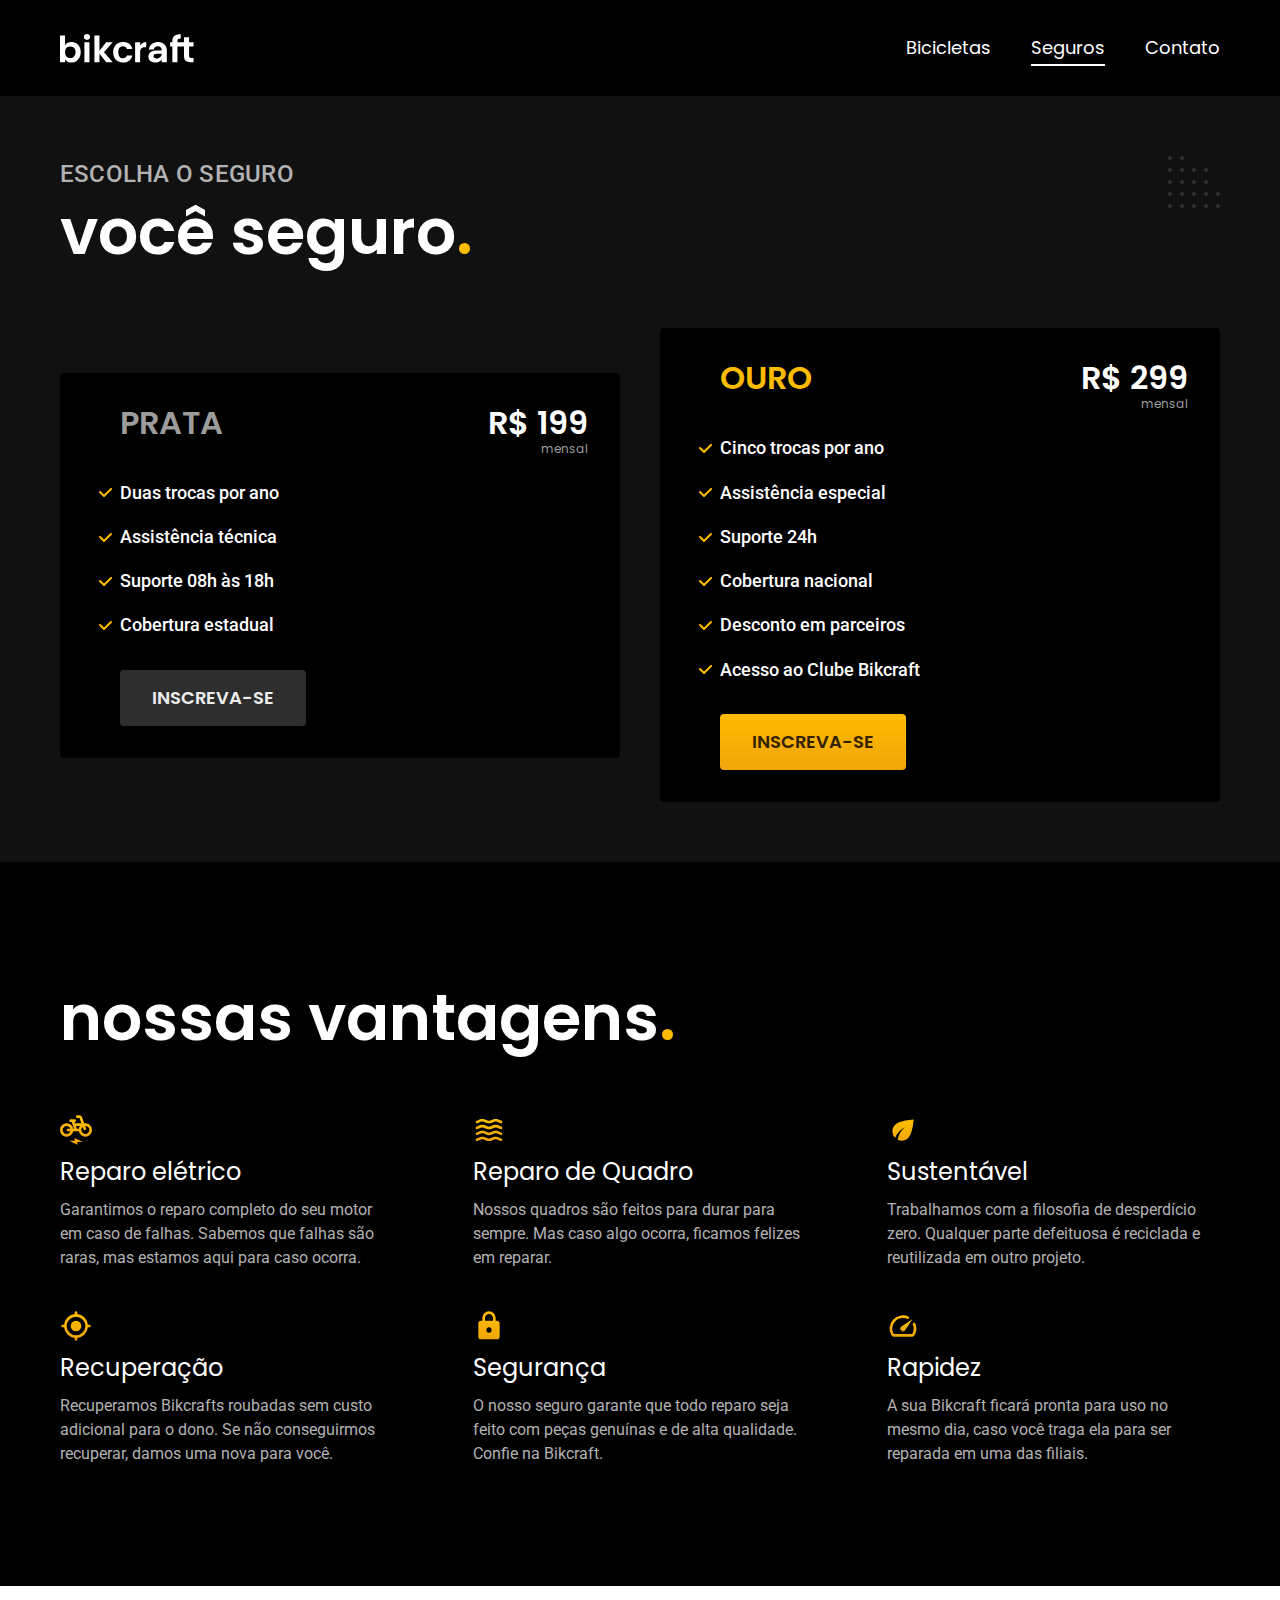
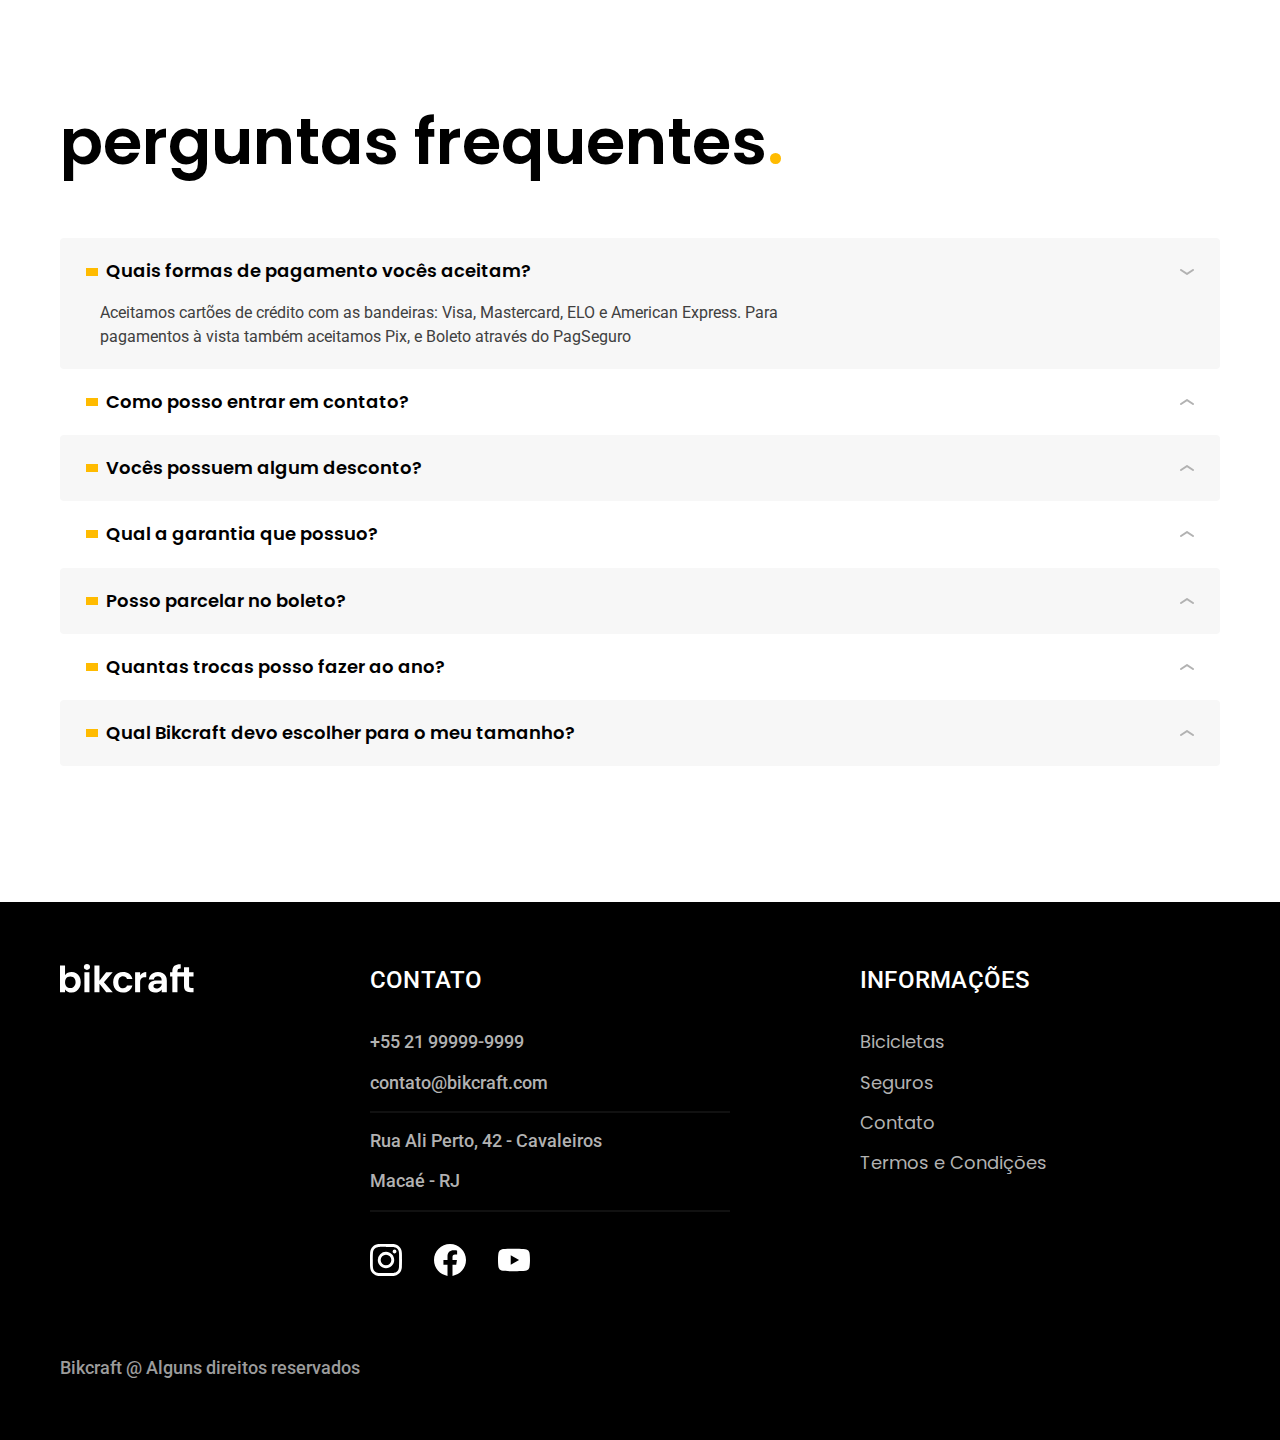
<file: seguros.html>
<!DOCTYPE html>
<html lang="pt-br">

<head>
  <meta charset="UTF-8">
  <meta name="viewport" content="width=device-width, initial-scale=1.0">
  <meta name="description" content="Seguros Bikcraft">
  <title>Seguros | Bikcraft</title>
  <link rel="icon" href="./favicon.svg" type="image/svg+xml">
  <link rel="preload" href="./css/style.min.css" as="style">
  <link rel="stylesheet" href="./css/style.min.css">
  <link rel="preconnect" href="https://fonts.googleapis.com">
  <link rel="preconnect" href="https://fonts.gstatic.com" crossorigin>
  <link href="https://fonts.googleapis.com/css2?family=Roboto:ital,wght@0,100;0,300;0,400;0,500;0,700;0,900;1,100;1,300;1,400;1,500;1,700;1,900&display=swap" rel="stylesheet">
  <link href="https://fonts.googleapis.com/css2?family=Poppins:ital,wght@0,100;0,200;0,300;0,400;0,500;0,600;0,700;0,800;0,900;1,100;1,200;1,300;1,400;1,500;1,600;1,700;1,800;1,900&display=swap" rel="stylesheet">
  <link href="https://fonts.googleapis.com/css2?family=Merriweather:ital,wght@1,900&display=swap" rel="stylesheet">
  <script>document.documentElement.classList.add('js');</script>
</head>

<body id="seguros">
  <header class="header-bg">
    <div class="header container">
      <a href="./">
        <img src="./img/bikcraft.svg" alt="Bikcraft">
      </a>

      <nav aria-label="primaria">
        <ul class="header-menu font-1-m cor-branco">
          <li><a href="./bicicletas.html">Bicicletas</a></li>
          <li><a href="./seguros.html">Seguros</a></li>
          <li><a href="./contato.html">Contato</a></li>
        </ul>
      </nav>
    </div>
  </header>

  <main class="seguros-bg">
    <div class="titulo-bg">
      <div class="titulo container">
        <p class="font-2-l-b cor-5">Escolha o seguro</p>
        <h1 class="font-1-xxl cor-0">você seguro<span class="cor-p1">.</span></h1>
      </div>
    </div>

    <div class="seguros container">
      <div class="seguros-item fadeInLeft" data-anime="200">
        <h3 class="font-1-xl cor-6">PRATA</h3>
        <span class="font-1-xl cor-0">R$ 199 <span class="font-1-xs cor-6">mensal</span></span>
        <ul class="font-2-m cor-0">
          <li>Duas trocas por ano</li>
          <li>Assistência técnica</li>
          <li>Suporte 08h às 18h</li>
          <li>Cobertura estadual</li>
        </ul>
        <a class="botao secundario" href="./orcamento.html?tipo=seguro&produto=prata">Inscreva-se</a>
      </div>

      <div class="seguros-item fadeInRight" data-anime="400">
        <h3 class="font-1-xl cor-p1">OURO</h3>
        <span class="font-1-xl cor-0">R$ 299 <span class="font-1-xs cor-6">mensal</span></span>
        <ul class="font-2-m cor-0">
          <li>Cinco trocas por ano</li>
          <li>Assistência especial</li>
          <li>Suporte 24h</li>
          <li>Cobertura nacional</li>
          <li>Desconto em parceiros</li>
          <li>Acesso ao Clube Bikcraft</li>
        </ul>
        <a class="botao" href="./orcamento.html?tipo=seguro&produto=ouro">Inscreva-se</a>
      </div>
    </div>
  </main>

  <article class="vantagens-bg">
    <div class="vantagens container">
      <h2 class="font-1-xxl cor-0">nossas vantagens<span class="cor-p1">.</span></h2>
      <ul>
        <li>
          <img src="./img/icones/eletrica.svg" alt="">
          <h3 class="font-1-l cor-0">Reparo elétrico</h3>
          <p class="font-2-s cor-5">Garantimos o reparo completo do seu motor em caso de falhas. Sabemos que falhas são raras, mas estamos aqui para caso ocorra.
          </p>
        </li>
        <li>
          <img src="./img/icones/carbono.svg" alt="">
          <h3 class="font-1-l cor-0">Reparo de Quadro</h3>
          <p class="font-2-s cor-5">Nossos quadros são feitos para durar para sempre. Mas caso algo ocorra, ficamos felizes em reparar.
          </p>
        </li>
        <li>
          <img src="./img/icones/sustentavel.svg" alt="">
          <h3 class="font-1-l cor-0">Sustentável</h3>
          <p class="font-2-s cor-5">Trabalhamos com a filosofia de desperdício zero. Qualquer parte defeituosa é reciclada e reutilizada em outro projeto.
          </p>
        </li>
        <li>
          <img src="./img/icones/rastreador.svg" alt="">
          <h3 class="font-1-l cor-0">Recuperação</h3>
          <p class="font-2-s cor-5">Recuperamos Bikcrafts roubadas sem custo adicional para o dono. Se não conseguirmos recuperar, damos uma nova para você.
          </p>
        </li>
        <li>
          <img src="./img/icones/seguro.svg" alt="">
          <h3 class="font-1-l cor-0">Segurança</h3>
          <p class="font-2-s cor-5">O nosso seguro garante que todo reparo seja feito com peças genuínas e de alta qualidade. Confie na Bikcraft.
          </p>
        </li>
        <li>
          <img src="./img/icones/velocidade.svg" alt="">
          <h3 class="font-1-l cor-0">Rapidez</h3>
          <p class="font-2-s cor-5">A sua Bikcraft ficará pronta para uso no mesmo dia, caso você traga ela para ser reparada em uma das filiais.
          </p>
        </li>
      </ul>
    </div>
  </article>

  <article class="perguntas container">
    <h2 class="font-1-xxl">perguntas frequentes<span class="cor-p1">.</span></h2>

    <dl>
      <div>
        <dt><button class="font-1-m-b" aria-controls="pergunta1" aria-expanded="true">Quais formas de pagamento vocês aceitam?</button></dt>
        <dd id="pergunta1" class="font-2-s cor-9 ativa">Aceitamos cartões de crédito com as bandeiras: Visa, Mastercard, ELO e American Express. Para pagamentos à vista também aceitamos Pix, e Boleto através do PagSeguro</dd>
      </div>
      <div>
        <dt><button class="font-1-m-b" aria-controls="pergunta2" aria-expanded="false">Como posso entrar em contato?</button></dt>
        <dd id="pergunta2" class="font-2-s cor-9">Aceitamos cartões de crédito com as bandeiras: Visa, Mastercard, ELO e American Express. Para pagamentos à vista também aceitamos Pix, e Boleto através do PagSeguro</dd>
      </div>
      <div>
        <dt><button class="font-1-m-b" aria-controls="pergunta3" aria-expanded="false">Vocês possuem algum desconto?</button></dt>
        <dd id="pergunta3" class="font-2-s cor-9">Aceitamos cartões de crédito com as bandeiras: Visa, Mastercard, ELO e American Express. Para pagamentos à vista também aceitamos Pix, e Boleto através do PagSeguro</dd>
      </div>
      <div>
        <dt><button class="font-1-m-b" aria-controls="pergunta4" aria-expanded="false">Qual a garantia que possuo?</button></dt>
        <dd id="pergunta4" class="font-2-s cor-9">Aceitamos cartões de crédito com as bandeiras: Visa, Mastercard, ELO e American Express. Para pagamentos à vista também aceitamos Pix, e Boleto através do PagSeguro</dd>
      </div>
      <div>
        <dt><button class="font-1-m-b" aria-controls="pergunta5" aria-expanded="false">Posso parcelar no boleto?</button></dt>
        <dd id="pergunta5" class="font-2-s cor-9">Aceitamos cartões de crédito com as bandeiras: Visa, Mastercard, ELO e American Express. Para pagamentos à vista também aceitamos Pix, e Boleto através do PagSeguro</dd>
      </div>
      <div>
        <dt><button class="font-1-m-b" aria-controls="pergunta6" aria-expanded="false">Quantas trocas posso fazer ao ano?</button></dt>
        <dd id="pergunta6" class="font-2-s cor-9">Aceitamos cartões de crédito com as bandeiras: Visa, Mastercard, ELO e American Express. Para pagamentos à vista também aceitamos Pix, e Boleto através do PagSeguro</dd>
      </div>
      <div>
        <dt><button class="font-1-m-b" aria-controls="pergunta7" aria-expanded="false">Qual Bikcraft devo escolher para o meu tamanho?</button></dt>
        <dd id="pergunta7" class="font-2-s cor-9">Aceitamos cartões de crédito com as bandeiras: Visa, Mastercard, ELO e American Express. Para pagamentos à vista também aceitamos Pix, e Boleto através do PagSeguro</dd>
      </div>
    </dl>
  </article>

  <footer class="footer-bg">
    <div class="footer container">
      <img src="./img/bikcraft.svg" alt="Bikcraft">
      <div class="footer-contato">
        <h3 class="font-2-l-b cor-0">Contato</h3>
        <ul class="font-2-m cor-5">
          <li><a href="tel:+5521999999999">+55 21 99999-9999</a></li>
          <li><a href="mailto:contato@bikcraft.com">contato@bikcraft.com</a></li>
          <li>Rua Ali Perto, 42 - Cavaleiros</a></li>
          <li>Macaé - RJ</li>
        </ul>
        <div class="footer-redes">
          <a href="./">
            <img src="./img/redes/instagram.svg" alt="Instagram">
          </a>
          <a href="./">
            <img src="./img/redes/facebook.svg" alt="Facebook">
          </a>
          <a href="./">
            <img src="./img/redes/youtube.svg" alt="  youtube">
          </a>
        </div>
      </div>
      <div class="footer-informacoes">
        <h3 class="font-2-l-b cor-0">Informações</h3>
        <nav>
          <ul class="font-1-m cor-5">
            <li><a href="./bicicletas.html">Bicicletas</a></li>
            <li><a href="./seguros.html">Seguros</a></li>
            <li><a href="./contato.html">Contato</a></li>
            <li><a href="./termos.html">Termos e Condições</a></li>
          </ul>
        </nav>
      </div>
      <p class="footer-copy font-2-m cor-6">Bikcraft @ Alguns direitos reservados</p>
    </div>
  </footer>
  <script src="./js/plugins/simple-anime.js"></script>
  <script src="./js/script.js"></script>
</body>

</html>
</file>
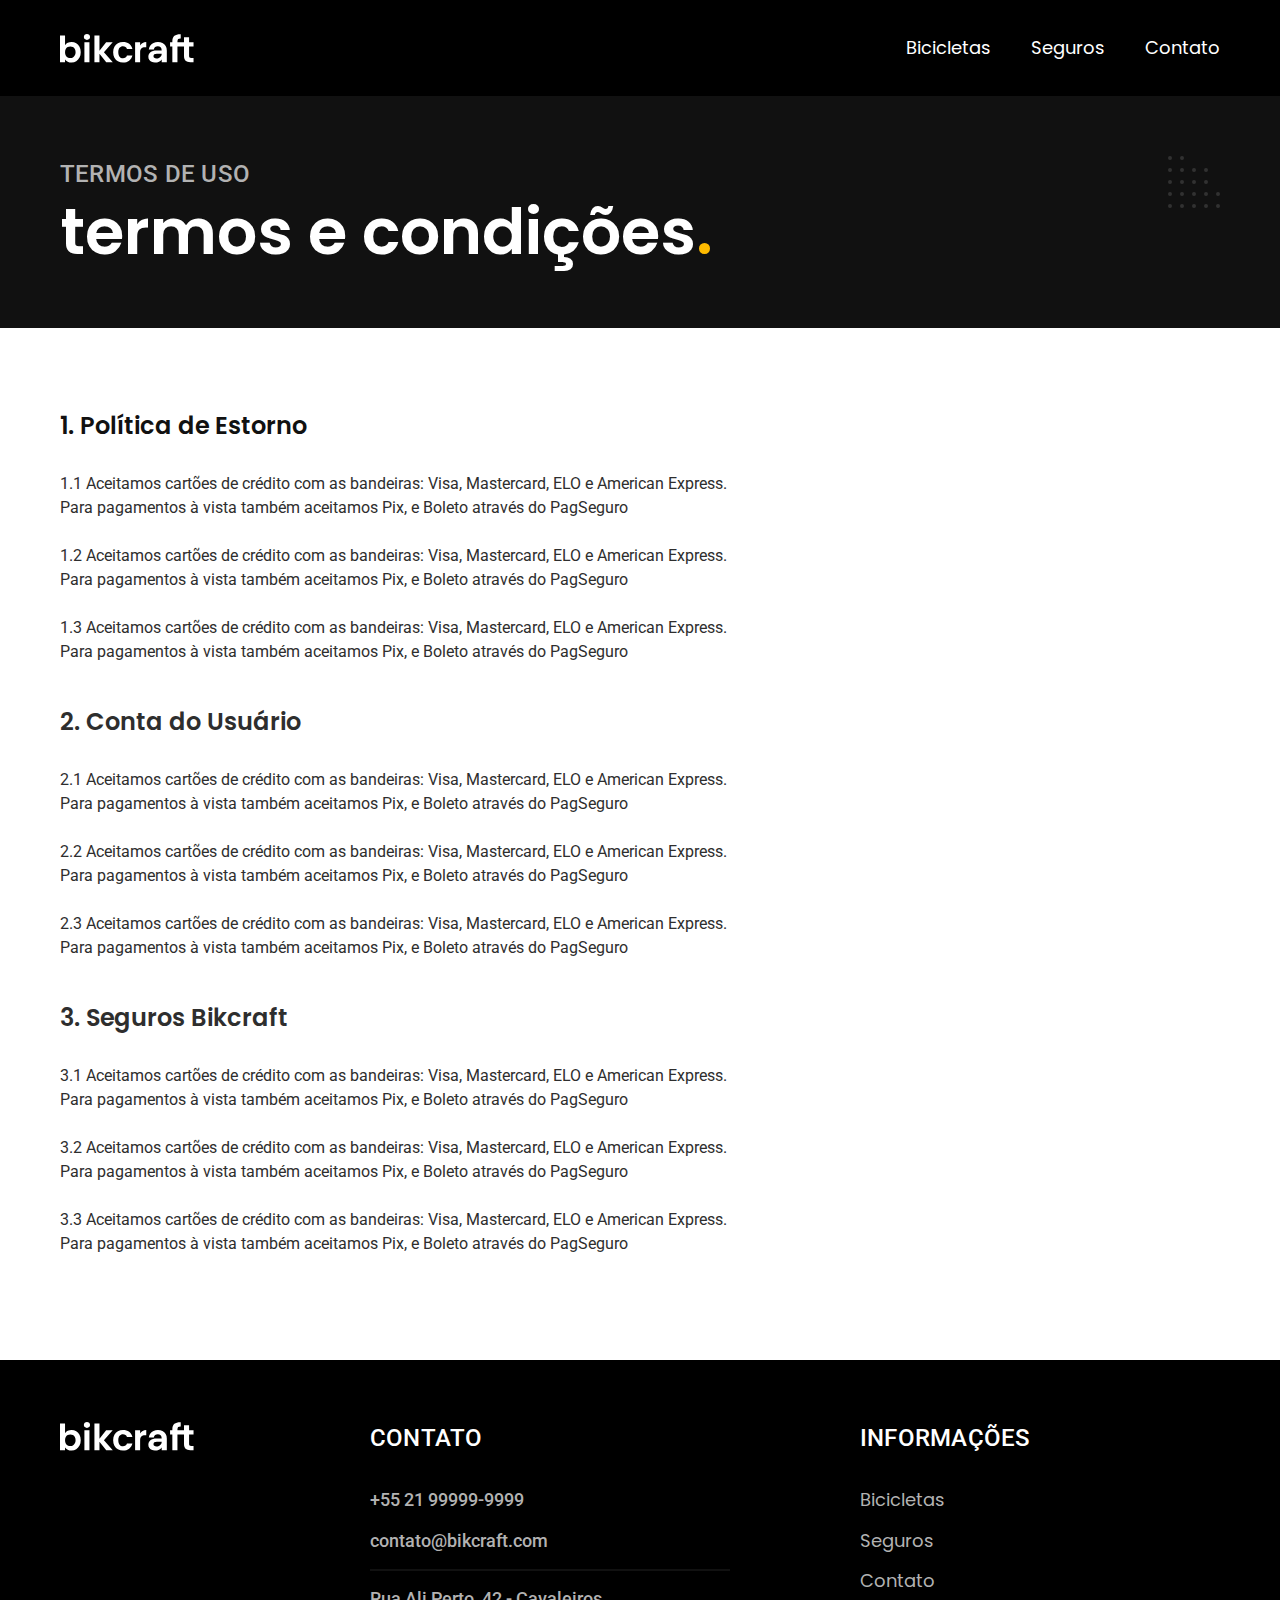
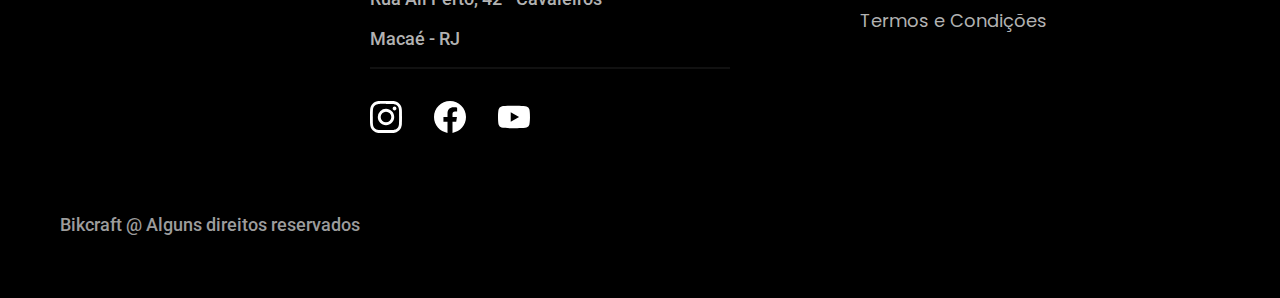
<file: termos.html>
<!DOCTYPE html>
<html lang="pt-br">

<head>
  <meta charset="UTF-8">
  <meta name="viewport" content="width=device-width, initial-scale=1.0">
  <meta name="description" content="Termos e Condições">
  <title>Termos e Condições | Bikcraft</title>
  <link rel="icon" href="./favicon.svg" type="image/svg+xml">
  <link rel="preload" href="./css/style.min.css" as="style">
  <link rel="stylesheet" href="./css/style.min.css">
  <link rel="preconnect" href="https://fonts.googleapis.com">
  <link rel="preconnect" href="https://fonts.gstatic.com" crossorigin>
  <link href="https://fonts.googleapis.com/css2?family=Roboto:ital,wght@0,100;0,300;0,400;0,500;0,700;0,900;1,100;1,300;1,400;1,500;1,700;1,900&display=swap" rel="stylesheet">
  <link href="https://fonts.googleapis.com/css2?family=Poppins:ital,wght@0,100;0,200;0,300;0,400;0,500;0,600;0,700;0,800;0,900;1,100;1,200;1,300;1,400;1,500;1,600;1,700;1,800;1,900&display=swap" rel="stylesheet">
  <link href="https://fonts.googleapis.com/css2?family=Merriweather:ital,wght@1,900&display=swap" rel="stylesheet">
  <script>document.documentElement.classList.add('js');</script>
</head>

<body id="termos">
  <header class="header-bg">
    <div class="header container">
      <a href="./">
        <img src="./img/bikcraft.svg" alt="Bikcraft">
      </a>

      <nav aria-label="primaria">
        <ul class="header-menu font-1-m cor-branco">
          <li><a href="./bicicletas.html">Bicicletas</a></li>
          <li><a href="./seguros.html">Seguros</a></li>
          <li><a href="./contato.html">Contato</a></li>
        </ul>
      </nav>
    </div>
  </header>

  <main>
    <div class="titulo-bg">
      <div class="titulo container">
        <p class="font-2-l-b cor-5">Termos de uso</p>
        <h1 class="font-1-xxl cor-0">termos e condições<span class="cor-p1">.</span></h1>
      </div>
    </div>

    <div class="termos font-2-s cor-10 container">
      <h2 class="font-1-l cor-11">1. Política de Estorno</h2>
      <p>1.1 Aceitamos cartões de crédito com as bandeiras: Visa, Mastercard, ELO e American Express. Para pagamentos à vista também aceitamos Pix, e Boleto através do PagSeguro </p>
      <p>1.2 Aceitamos cartões de crédito com as bandeiras: Visa, Mastercard, ELO e American Express. Para pagamentos à vista também aceitamos Pix, e Boleto através do PagSeguro </p>
      <p>1.3 Aceitamos cartões de crédito com as bandeiras: Visa, Mastercard, ELO e American Express. Para pagamentos à vista também aceitamos Pix, e Boleto através do PagSeguro </p>
      <h2 class="font-1-l">2. Conta do Usuário</h2>
      <p>2.1 Aceitamos cartões de crédito com as bandeiras: Visa, Mastercard, ELO e American Express. Para pagamentos à vista também aceitamos Pix, e Boleto através do PagSeguro </p>
      <p>2.2 Aceitamos cartões de crédito com as bandeiras: Visa, Mastercard, ELO e American Express. Para pagamentos à vista também aceitamos Pix, e Boleto através do PagSeguro </p>
      <p>2.3 Aceitamos cartões de crédito com as bandeiras: Visa, Mastercard, ELO e American Express. Para pagamentos à vista também aceitamos Pix, e Boleto através do PagSeguro </p>
      <h2 class="font-1-l">3. Seguros Bikcraft</h2>
      <p>3.1 Aceitamos cartões de crédito com as bandeiras: Visa, Mastercard, ELO e American Express. Para pagamentos à vista também aceitamos Pix, e Boleto através do PagSeguro </p>
      <p>3.2 Aceitamos cartões de crédito com as bandeiras: Visa, Mastercard, ELO e American Express. Para pagamentos à vista também aceitamos Pix, e Boleto através do PagSeguro </p>
      <p>3.3 Aceitamos cartões de crédito com as bandeiras: Visa, Mastercard, ELO e American Express. Para pagamentos à vista também aceitamos Pix, e Boleto através do PagSeguro </p>
    </div>
  </main>





  <footer class="footer-bg">
    <div class="footer container">
      <img src="./img/bikcraft.svg" alt="Bikcraft">
      <div class="footer-contato">
        <h3 class="font-2-l-b cor-0">Contato</h3>
        <ul class="font-2-m cor-5">
          <li><a href="tel:+5521999999999">+55 21 99999-9999</a></li>
          <li><a href="mailto:contato@bikcraft.com">contato@bikcraft.com</a></li>
          <li>Rua Ali Perto, 42 - Cavaleiros</a></li>
          <li>Macaé - RJ</li>
        </ul>
        <div class="footer-redes">
          <a href="./">
            <img src="./img/redes/instagram.svg" alt="Instagram">
          </a>
          <a href="./">
            <img src="./img/redes/facebook.svg" alt="Facebook">
          </a>
          <a href="./">
            <img src="./img/redes/youtube.svg" alt="  youtube">
          </a>
        </div>
      </div>
      <div class="footer-informacoes">
        <h3 class="font-2-l-b cor-0">Informações</h3>
        <nav>
          <ul class="font-1-m cor-5">
            <li><a href="./bicicletas.html">Bicicletas</a></li>
            <li><a href="./seguros.html">Seguros</a></li>
            <li><a href="./contato.html">Contato</a></li>
            <li><a href="./termos.html">Termos e Condições</a></li>
          </ul>
        </nav>
      </div>
      <p class="footer-copy font-2-m cor-6">Bikcraft @ Alguns direitos reservados</p>
    </div>
  </footer>
  <script src="./js/script.js"></script>
</body>

</html>
</file>
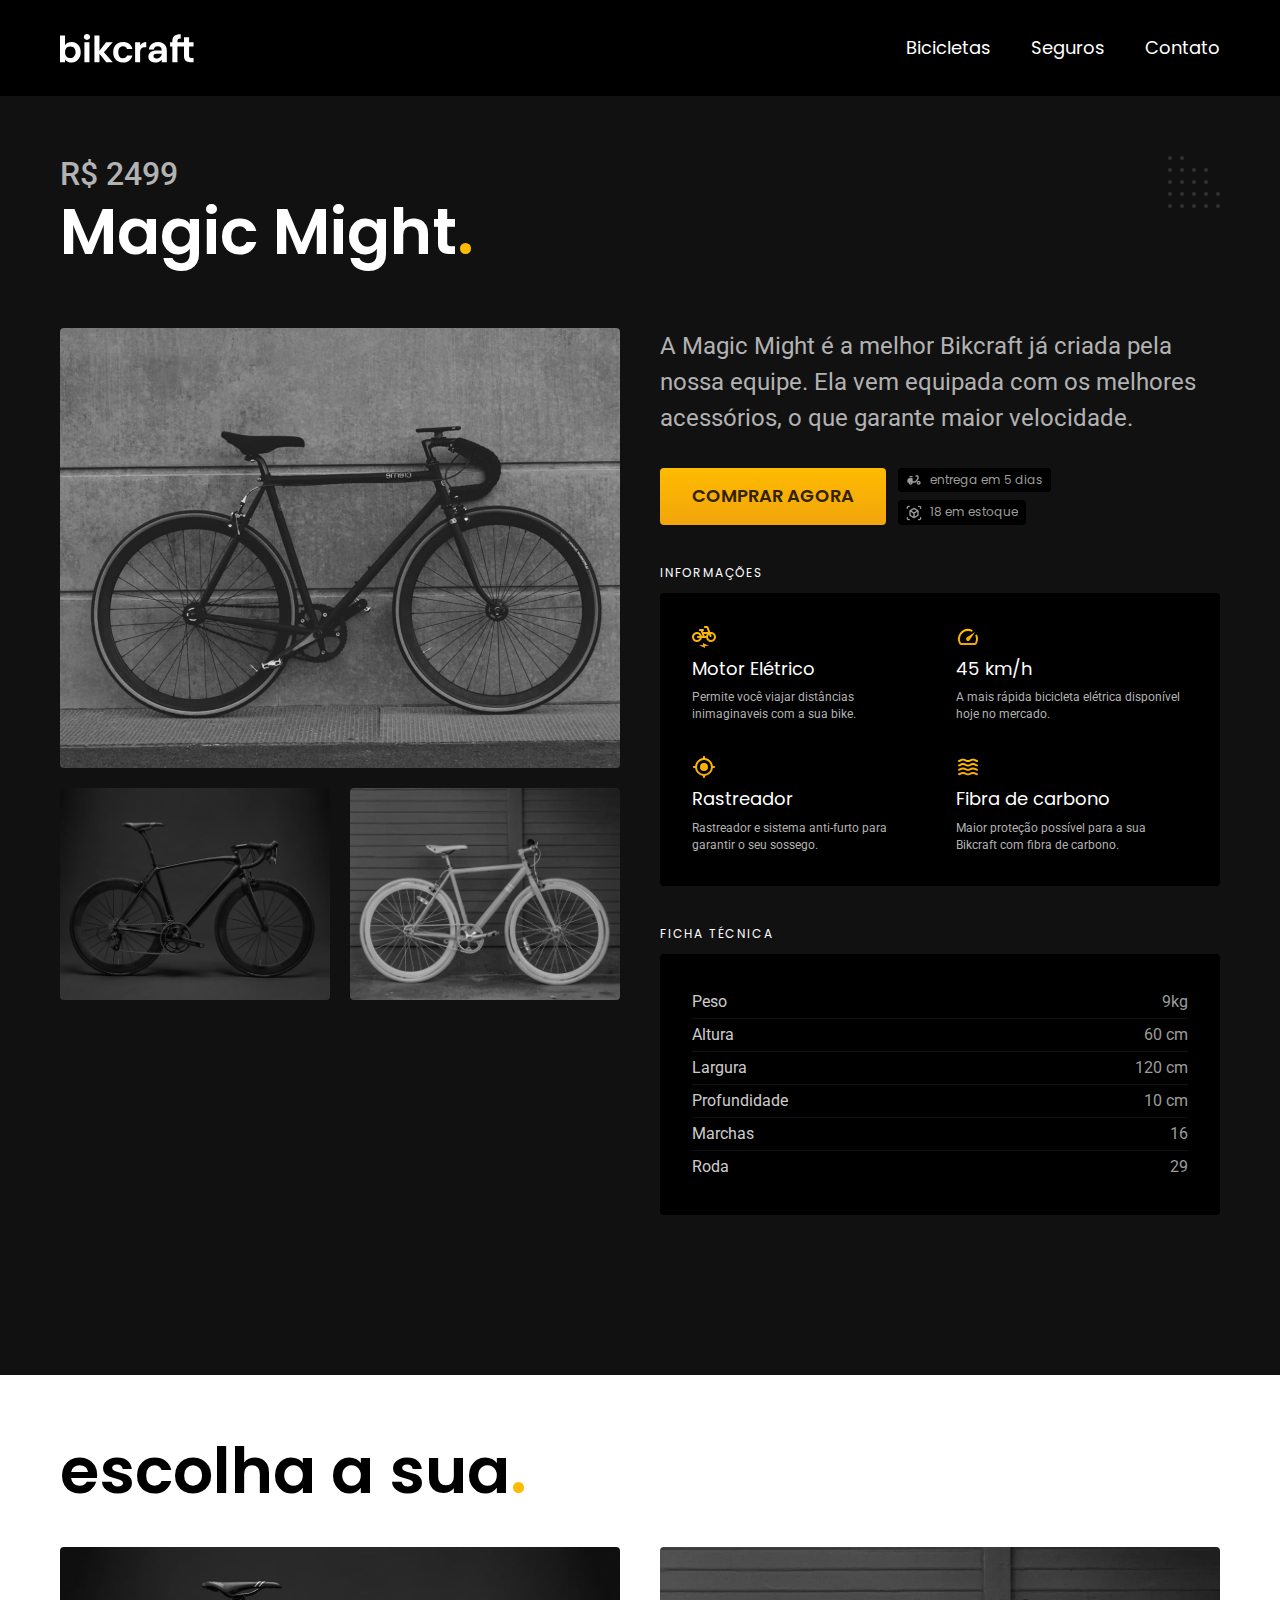
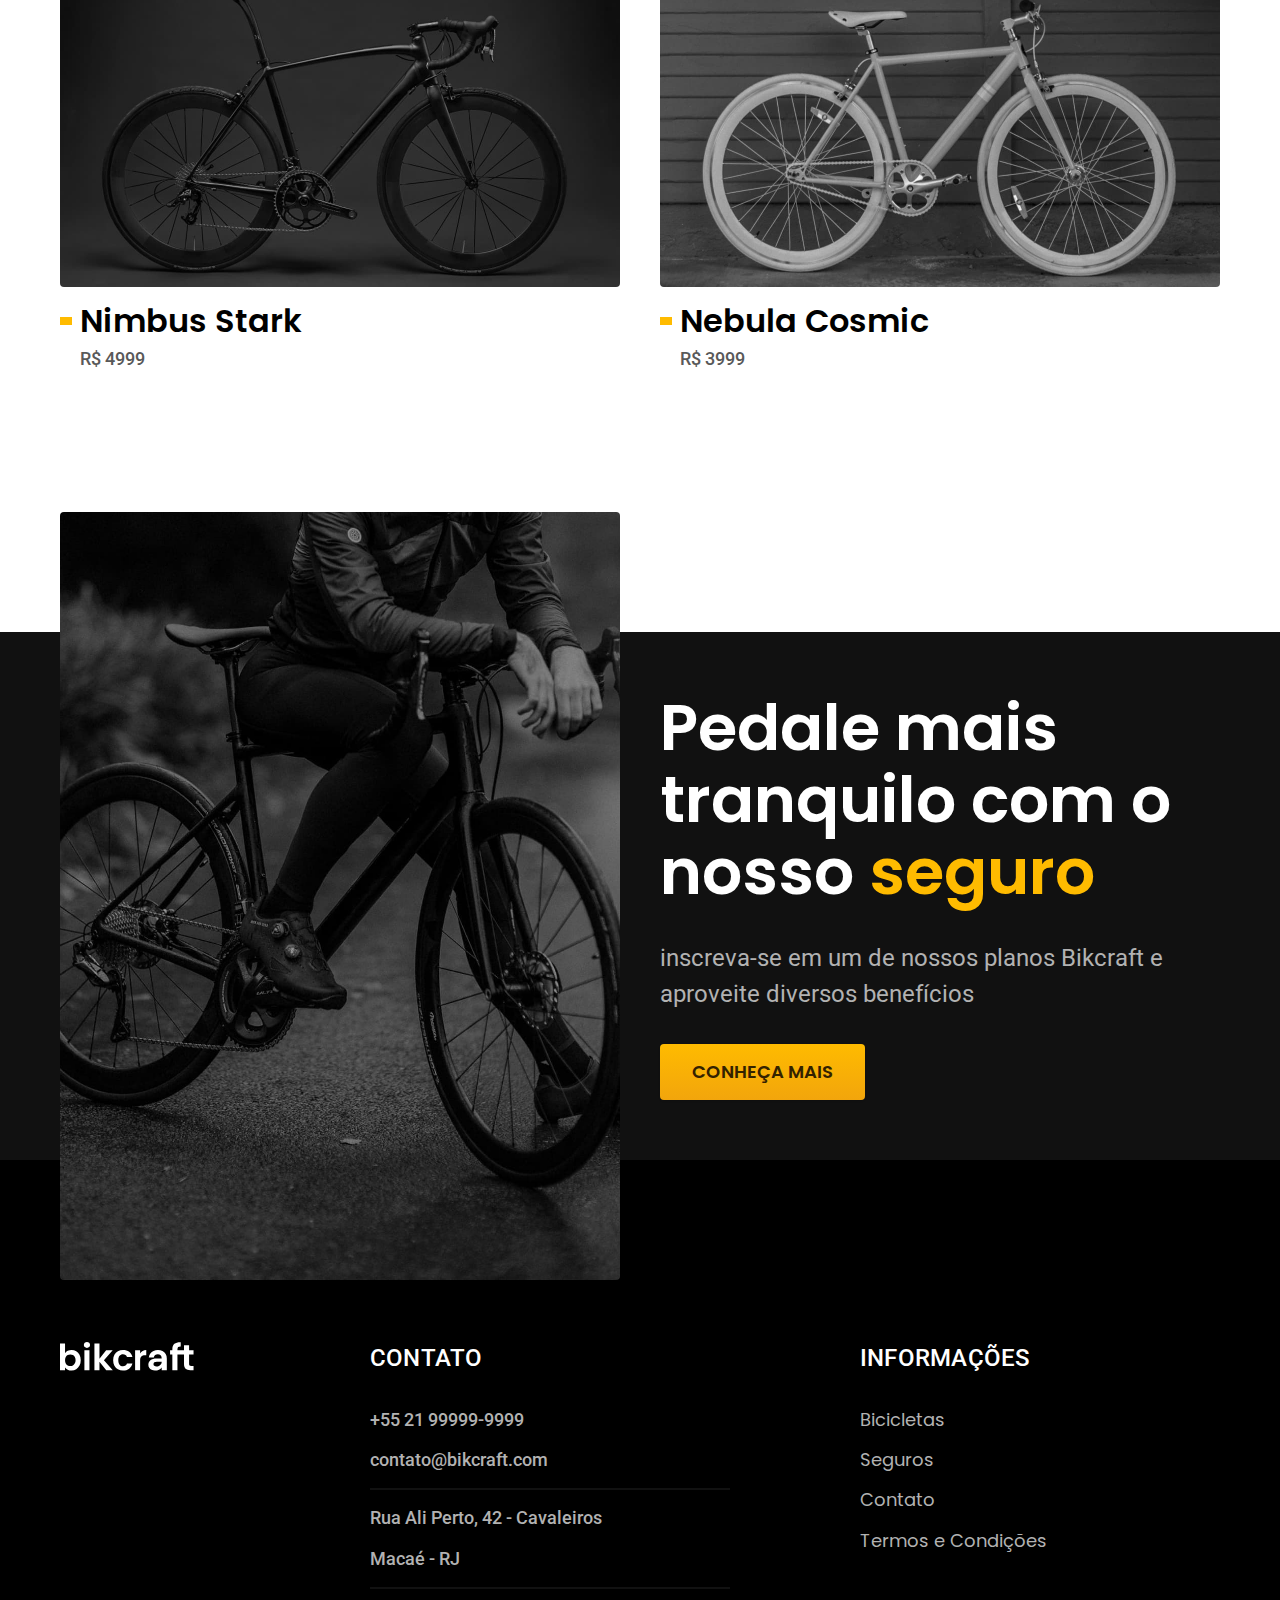
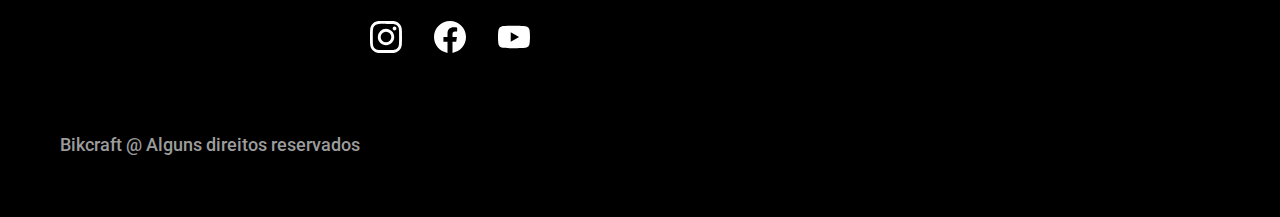
<file: bicicletas/magic.html>
<!DOCTYPE html>
<html lang="pt-br">

<head>
  <meta charset="UTF-8">
  <meta name="viewport" content="width=device-width, initial-scale=1.0">
  <meta name="description" content="Bicicleta Magic">
  <title>Magic | Bikcraft</title>

  <link rel="icon" href="../favicon.svg" type="image/svg+xml">
  <link rel="stylesheet" href="../css/style.min.css">
  <link rel="preconnect" href="https://fonts.googleapis.com">
  <link rel="preconnect" href="https://fonts.gstatic.com" crossorigin>
  <link href="https://fonts.googleapis.com/css2?family=Roboto:ital,wght@0,100;0,300;0,400;0,500;0,700;0,900;1,100;1,300;1,400;1,500;1,700;1,900&display=swap" rel="stylesheet">
  <link href="https://fonts.googleapis.com/css2?family=Poppins:ital,wght@0,100;0,200;0,300;0,400;0,500;0,600;0,700;0,800;0,900;1,100;1,200;1,300;1,400;1,500;1,600;1,700;1,800;1,900&display=swap" rel="stylesheet">
  <link href="https://fonts.googleapis.com/css2?family=Merriweather:ital,wght@1,900&display=swap" rel="stylesheet">
  <script>document.documentElement.classList.add('js');</script>
</head>

<body id="bicicleta">
  <header class="header-bg">
    <div class="header container">
      <a href="../">
        <img src="../img/bikcraft.svg" alt="Bikcraft">
      </a>

      <nav aria-label="primaria">
        <ul class="header-menu font-1-m cor-branco">
          <li><a href="../bicicletas.html">Bicicletas</a></li>
          <li><a href="../seguros.html">Seguros</a></li>
          <li><a href="../contato.html">Contato</a></li>
        </ul>
      </nav>
    </div>
  </header>

  <main class="titulo-bg">
    <div>
      <div class="titulo container">
        <p class="font-2-xl cor-5">R$ 2499</p>
        <h1 class="font-1-xxl cor-0">Magic Might<span class="cor-p1">.</span></h1>
      </div>
    </div>

    <div class="bicicleta container">
      <div class="bicicleta-imagens">
        <img src="../img/bicicleta/nimbus2.jpg" alt="Bicicleta 2">
        <img src="../img/bicicleta/nimbus1.jpg" alt="Bicicleta 1">
        <img src="../img/bicicleta/nimbus3.jpg" alt="Bicicleta 3">
      </div>
      <div class="bicicleta-conteudo">
        <p class="font-2-l cor-5">A Magic Might é a melhor Bikcraft já criada pela nossa equipe. Ela vem equipada com os melhores acessórios, o que garante maior velocidade.
        </p>
        <div class="bicicleta-comprar">
          <a class="botao" href="../orcamento.html?tipo=bikcraft&produto=magic">Comprar Agora</a>
          <span class="font-1-xs cor-6"><img src="../img/icones/entrega.svg" alt="">entrega em 5 dias</span>
          <span class="font-1-xs cor-6"><img src="../img/icones/estoque.svg" alt="">18 em estoque</span>
        </div>


        <h2 class="font-1-xs cor-0">Informações</h2>
        <ul class="bicicleta-informacoes">
          <li>
            <img src="../img/icones/eletrica.svg" alt="">
            <h3 class="font-1-m cor-0">Motor Elétrico</h3>
            <p class="font-2-xs cor-5">Permite você viajar distâncias inimaginaveis com a sua bike.</p>
          </li>
          <li>
            <img src="../img/icones/velocidade.svg" alt="">
            <h3 class="font-1-m cor-0">45 km/h</h3>
            <p class="font-2-xs cor-5">A mais rápida bicicleta elétrica disponível hoje no mercado.</p>
          </li>
          <li>
            <img src="../img/icones/rastreador.svg" alt="">
            <h3 class="font-1-m cor-0">Rastreador</h3>
            <p class="font-2-xs cor-5">Rastreador e sistema anti-furto para garantir o seu sossego.</p>
          </li>
          <li>
            <img src="../img/icones/carbono.svg" alt="">
            <h3 class="font-1-m cor-0">Fibra de carbono</h3>
            <p class="font-2-xs cor-5">Maior proteção possível para a sua Bikcraft com fibra de carbono.</p>
          </li>
        </ul>
        <h2 class="font-1-xs cor-0">Ficha técnica</h2>
        <ul class="bicicleta-ficha font-2-s cor-4">
          <li>Peso <span>9kg</span></li>
          <li>Altura <span>60 cm</span></li>
          <li>Largura <span>120 cm</span></li>
          <li>Profundidade <span>10 cm</span></li>
          <li>Marchas <span>16</span></li>
          <li>Roda <span>29</span></li>
        </ul>
      </div>
    </div>
  </main>

  <article class="bicicletas-lista container">
    <h2 class="font-1-xxl">escolha a sua<span class="cor-p1">.</span></h2>

    <ul>
      <li>
        <a href="../bicicletas/nimbus.html">
          <img src="../img/bicicletas/nimbus.jpg" alt="Bicicleta Preta">
          <h3 class="font-1-xl">Nimbus Stark</h3>
          <span class="font-2-m cor-8">R$ 4999</span>
        </a>
      </li>
      <li>
        <a href="../bicicletas/nebula.html">
          <img src="../img/bicicletas/nebula.jpg" alt="Bicicleta Preta">
          <h3 class="font-1-xl">Nebula Cosmic</h3>
          <span class="font-2-m cor-8">R$ 3999</span>
        </a>
      </li>
    </ul>
  </article>

  <article class="seguro-bg">
    <div class="seguro container">
      <div class="seguro-imagem">
        <img src="../img/fotos/seguros.jpg" alt="Pessoa parada em cima de uma bicicleta">
      </div>
      <div class="seguro-conteudo">
        <h2 class="font-1-xxl cor-0">Pedale mais tranquilo com o nosso <span class="cor-p1">seguro</span></h2>
        <p class="font-2-l cor-5">inscreva-se em um de nossos planos Bikcraft e aproveite diversos benefícios </p>
        <a class="botao" href="../seguros.html">Conheça Mais</a>
      </div>
    </div>
  </article>

  <footer class="footer-bg">
    <div class="footer container">
      <img src="../img/bikcraft.svg" alt="Bikcraft">
      <div class="footer-contato">
        <h3 class="font-2-l-b cor-0">Contato</h3>
        <ul class="font-2-m cor-5">
          <li><a href="tel:+5521999999999">+55 21 99999-9999</a></li>
          <li><a href="mailto:contato@bikcraft.com">contato@bikcraft.com</a></li>
          <li>Rua Ali Perto, 42 - Cavaleiros</a></li>
          <li>Macaé - RJ</li>
        </ul>
        <div class="footer-redes">
          <a href="../">
            <img src="../img/redes/instagram.svg" alt="Instagram">
          </a>
          <a href="../">
            <img src="../img/redes/facebook.svg" alt="Facebook">
          </a>
          <a href="../">
            <img src="../img/redes/youtube.svg" alt="  youtube">
          </a>
        </div>
      </div>
      <div class="footer-informacoes">
        <h3 class="font-2-l-b cor-0">Informações</h3>
        <nav>
          <ul class="font-1-m cor-5">
            <li><a href="../bicicletas.html">Bicicletas</a></li>
            <li><a href="../seguros.html">Seguros</a></li>
            <li><a href="../contato.html">Contato</a></li>
            <li><a href="../termos.html">Termos e Condições</a></li>
          </ul>
        </nav>
      </div>
      <p class="footer-copy font-2-m cor-6">Bikcraft @ Alguns direitos reservados</p>
    </div>
  </footer>
  <script src="../js/script.js"></script>
</body>

</html>
</file>
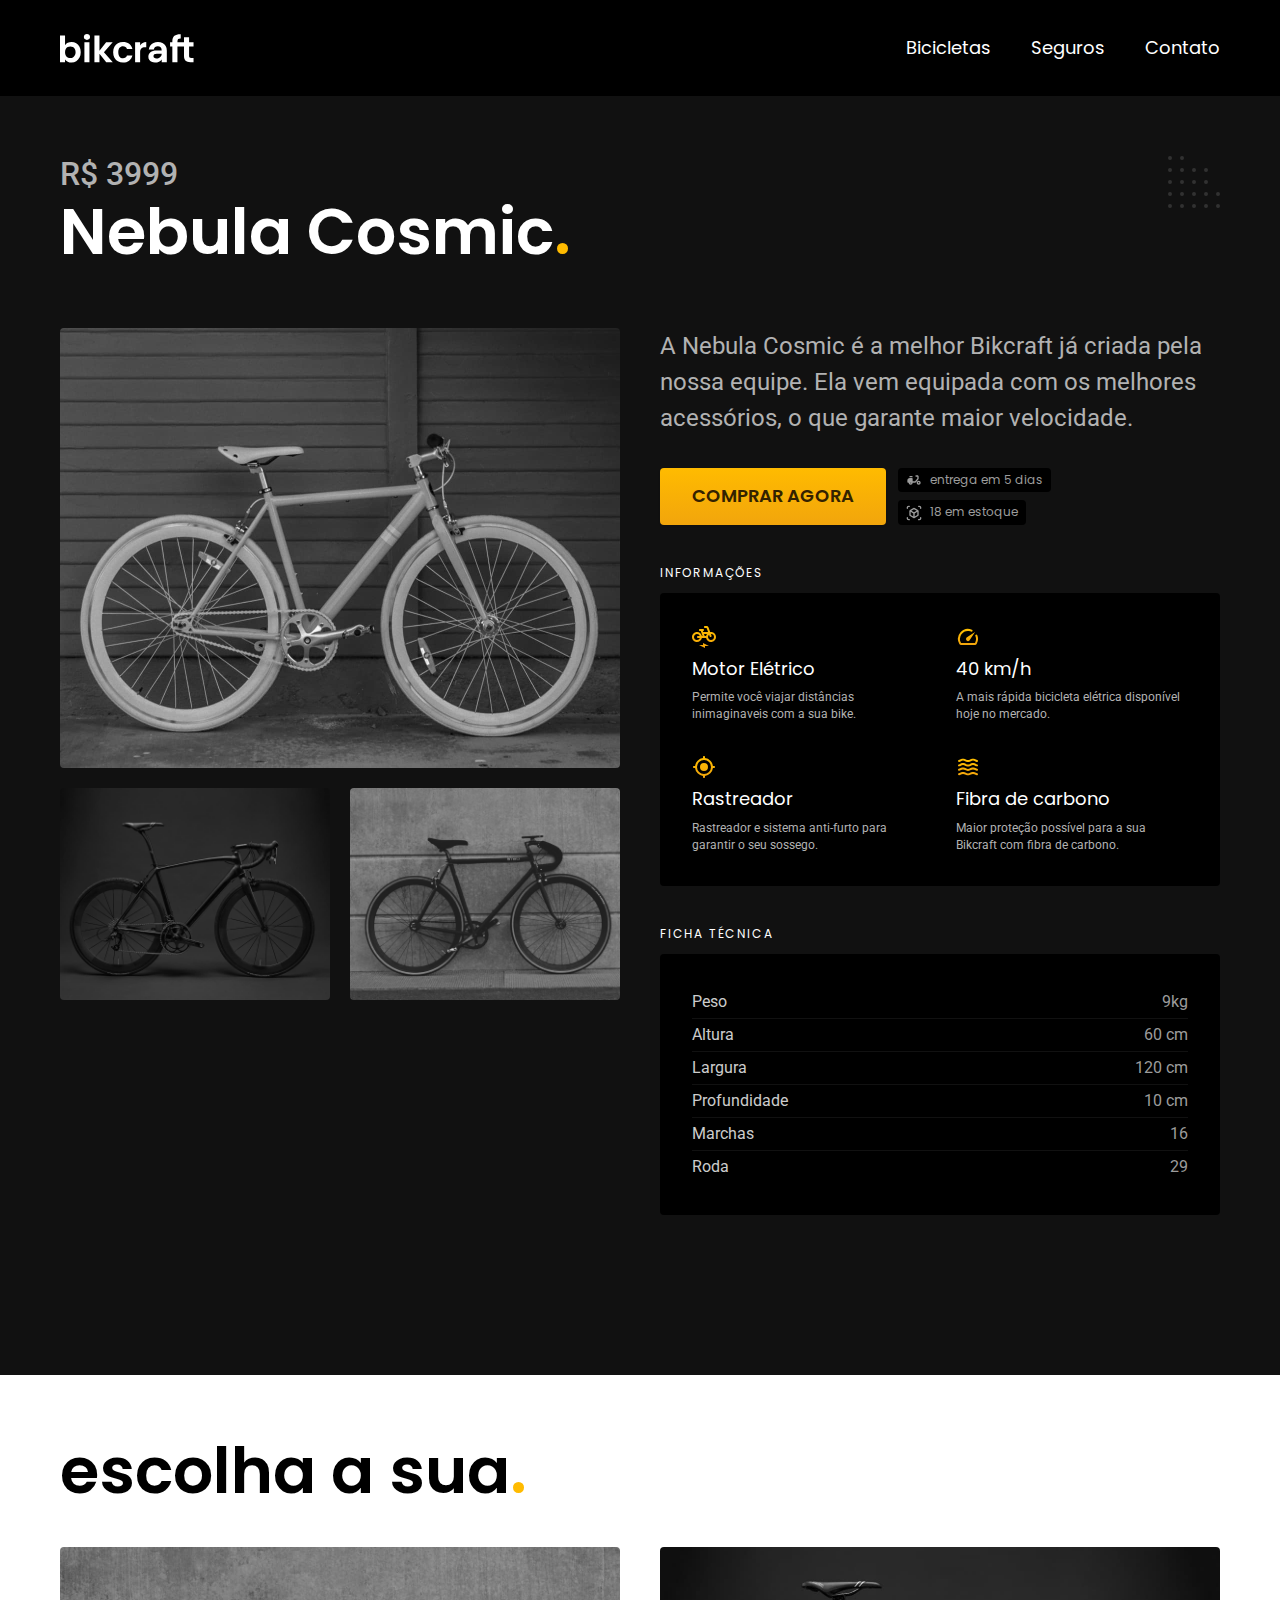
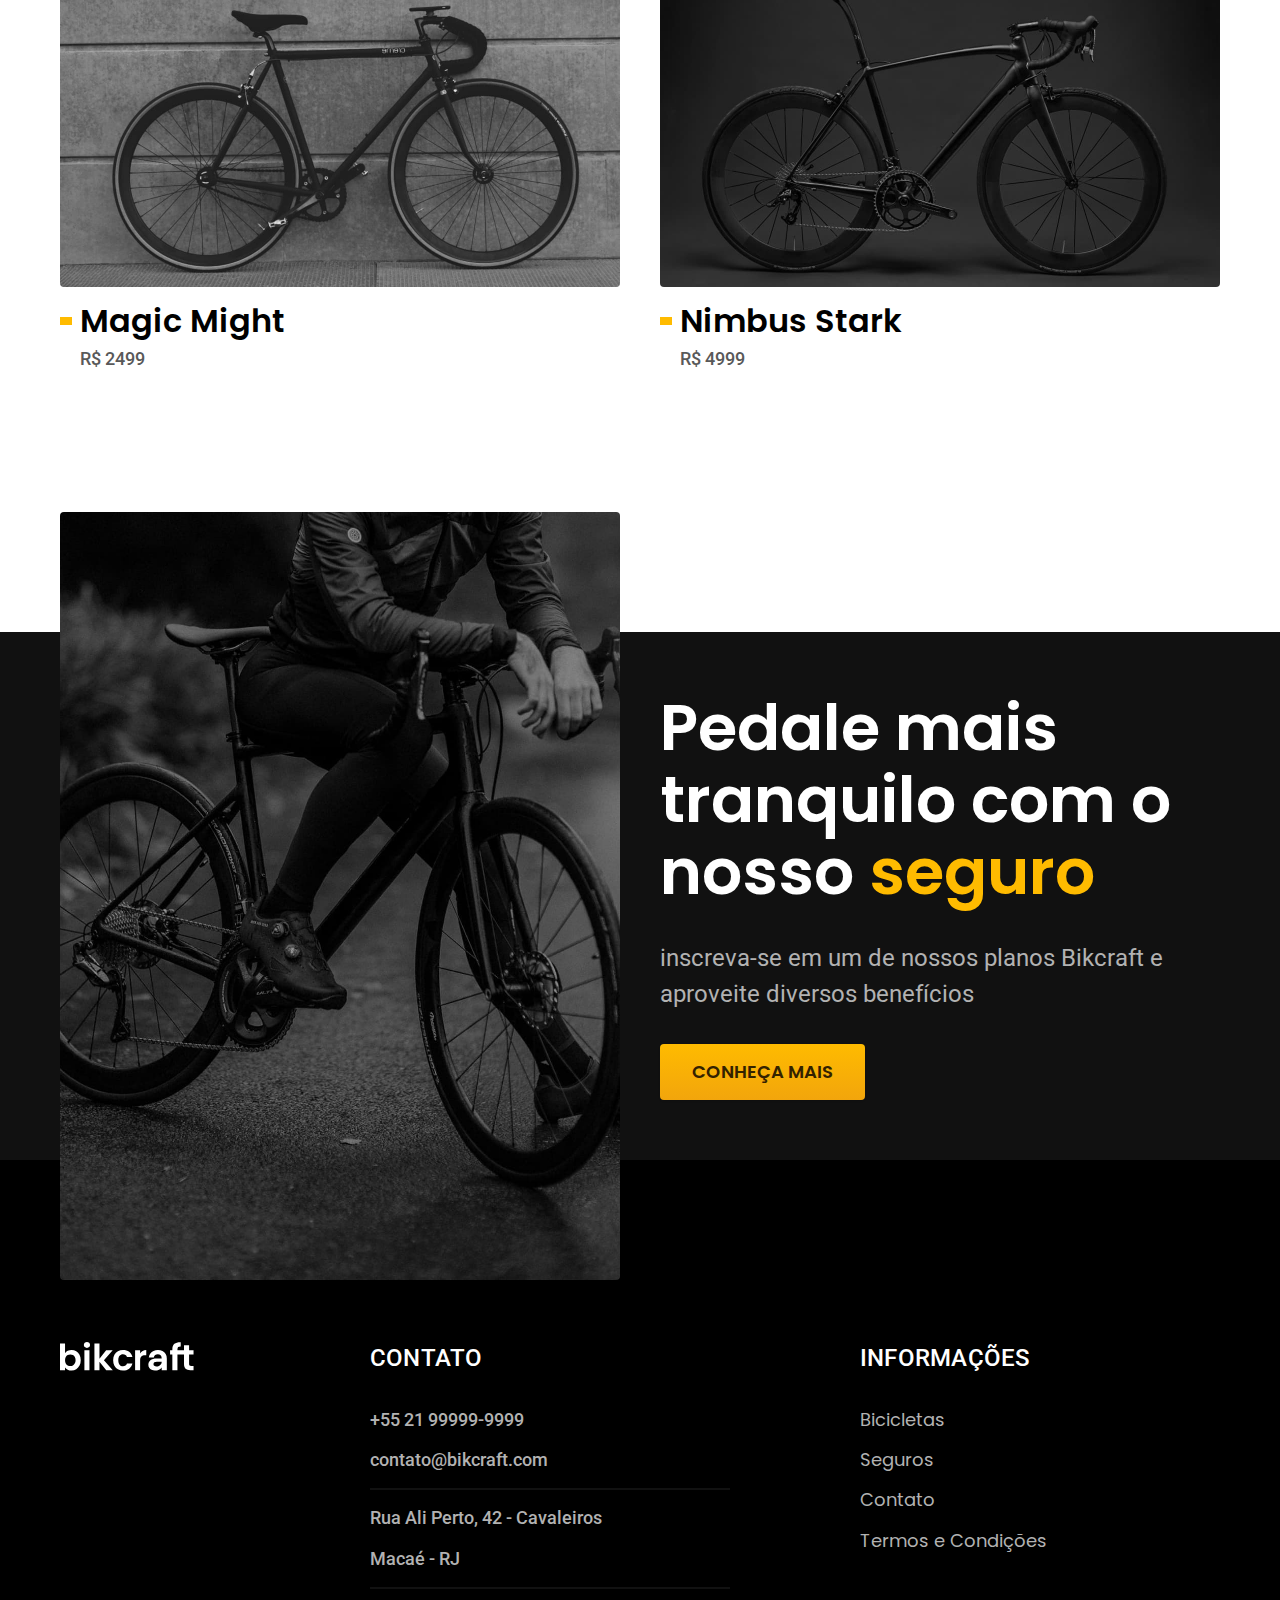
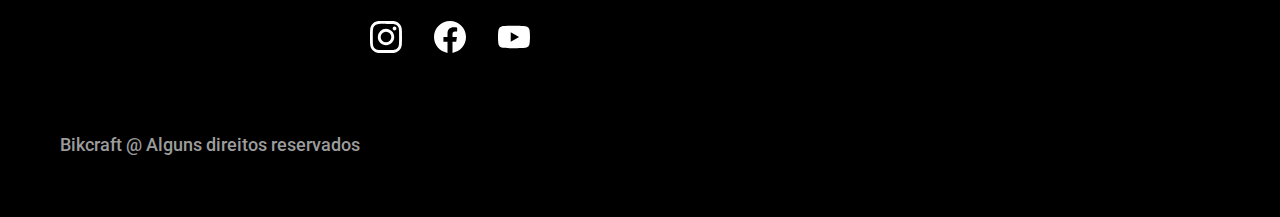
<file: bicicletas/nebula.html>
<!DOCTYPE html>
<html lang="pt-br">

<head>
  <meta charset="UTF-8">
  <meta name="viewport" content="width=device-width, initial-scale=1.0">
  <meta name="description" content="Bicicleta Nebula">
  <title>Nebula | Bikcraft</title>

  <link rel="icon" href="../favicon.svg" type="image/svg+xml">
  <link rel="stylesheet" href="../css/style.min.css">
  <link rel="preconnect" href="https://fonts.googleapis.com">
  <link rel="preconnect" href="https://fonts.gstatic.com" crossorigin>
  <link href="https://fonts.googleapis.com/css2?family=Roboto:ital,wght@0,100;0,300;0,400;0,500;0,700;0,900;1,100;1,300;1,400;1,500;1,700;1,900&display=swap" rel="stylesheet">
  <link href="https://fonts.googleapis.com/css2?family=Poppins:ital,wght@0,100;0,200;0,300;0,400;0,500;0,600;0,700;0,800;0,900;1,100;1,200;1,300;1,400;1,500;1,600;1,700;1,800;1,900&display=swap" rel="stylesheet">
  <link href="https://fonts.googleapis.com/css2?family=Merriweather:ital,wght@1,900&display=swap" rel="stylesheet">
  <script>document.documentElement.classList.add('js');</script>
</head>

<body id="bicicleta">
  <header class="header-bg">
    <div class="header container">
      <a href="../">
        <img src="../img/bikcraft.svg" alt="Bikcraft">
      </a>

      <nav aria-label="primaria">
        <ul class="header-menu font-1-m cor-branco">
          <li><a href="../bicicletas.html">Bicicletas</a></li>
          <li><a href="../seguros.html">Seguros</a></li>
          <li><a href="../contato.html">Contato</a></li>
        </ul>
      </nav>
    </div>
  </header>

  <main class="titulo-bg">
    <div>
      <div class="titulo container">
        <p class="font-2-xl cor-5">R$ 3999</p>
        <h1 class="font-1-xxl cor-0">Nebula Cosmic<span class="cor-p1">.</span></h1>
      </div>
    </div>

    <div class="bicicleta container">
      <div class="bicicleta-imagens">
        <img src="../img/bicicleta/nimbus3.jpg" alt="Bicicleta 3">
        <img src="../img/bicicleta/nimbus1.jpg" alt="Bicicleta 1">
        <img src="../img/bicicleta/nimbus2.jpg" alt="Bicicleta 2">
      </div>
      <div class="bicicleta-conteudo">
        <p class="font-2-l cor-5">A Nebula Cosmic é a melhor Bikcraft já criada pela nossa equipe. Ela vem equipada com os melhores acessórios, o que garante maior velocidade.
        </p>
        <div class="bicicleta-comprar">
          <a class="botao" href="../orcamento.html?tipo=bikcraft&produto=nebula">Comprar Agora</a>
          <span class="font-1-xs cor-6"><img src="../img/icones/entrega.svg" alt="">entrega em 5 dias</span>
          <span class="font-1-xs cor-6"><img src="../img/icones/estoque.svg" alt="">18 em estoque</span>
        </div>


        <h2 class="font-1-xs cor-0">Informações</h2>
        <ul class="bicicleta-informacoes">
          <li>
            <img src="../img/icones/eletrica.svg" alt="">
            <h3 class="font-1-m cor-0">Motor Elétrico</h3>
            <p class="font-2-xs cor-5">Permite você viajar distâncias inimaginaveis com a sua bike.</p>
          </li>
          <li>
            <img src="../img/icones/velocidade.svg" alt="">
            <h3 class="font-1-m cor-0">40 km/h</h3>
            <p class="font-2-xs cor-5">A mais rápida bicicleta elétrica disponível hoje no mercado.</p>
          </li>
          <li>
            <img src="../img/icones/rastreador.svg" alt="">
            <h3 class="font-1-m cor-0">Rastreador</h3>
            <p class="font-2-xs cor-5">Rastreador e sistema anti-furto para garantir o seu sossego.</p>
          </li>
          <li>
            <img src="../img/icones/carbono.svg" alt="">
            <h3 class="font-1-m cor-0">Fibra de carbono</h3>
            <p class="font-2-xs cor-5">Maior proteção possível para a sua Bikcraft com fibra de carbono.</p>
          </li>
        </ul>
        <h2 class="font-1-xs cor-0">Ficha técnica</h2>
        <ul class="bicicleta-ficha font-2-s cor-4">
          <li>Peso <span>9kg</span></li>
          <li>Altura <span>60 cm</span></li>
          <li>Largura <span>120 cm</span></li>
          <li>Profundidade <span>10 cm</span></li>
          <li>Marchas <span>16</span></li>
          <li>Roda <span>29</span></li>
        </ul>
      </div>
    </div>
  </main>

  <article class="bicicletas-lista container">
    <h2 class="font-1-xxl">escolha a sua<span class="cor-p1">.</span></h2>

    <ul>
      <li>
        <a href="../bicicletas/magic.html">
          <img src="../img/bicicletas/magic.jpg" alt="Bicicleta Preta">
          <h3 class="font-1-xl">Magic Might</h3>
          <span class="font-2-m cor-8">R$ 2499</span>
        </a>
      </li>
      <li>
        <a href="../bicicletas/nimbus.html">
          <img src="../img/bicicletas/nimbus.jpg" alt="Bicicleta Preta">
          <h3 class="font-1-xl">Nimbus Stark</h3>
          <span class="font-2-m cor-8">R$ 4999</span>
        </a>
      </li>
    </ul>
  </article>

  <article class="seguro-bg">
    <div class="seguro container">
      <div class="seguro-imagem">
        <img src="../img/fotos/seguros.jpg" alt="Pessoa parada em cima de uma bicicleta">
      </div>
      <div class="seguro-conteudo">
        <h2 class="font-1-xxl cor-0">Pedale mais tranquilo com o nosso <span class="cor-p1">seguro</span></h2>
        <p class="font-2-l cor-5">inscreva-se em um de nossos planos Bikcraft e aproveite diversos benefícios </p>
        <a class="botao" href="../seguros.html">Conheça Mais</a>
      </div>
    </div>
  </article>

  <footer class="footer-bg">
    <div class="footer container">
      <img src="../img/bikcraft.svg" alt="Bikcraft">
      <div class="footer-contato">
        <h3 class="font-2-l-b cor-0">Contato</h3>
        <ul class="font-2-m cor-5">
          <li><a href="tel:+5521999999999">+55 21 99999-9999</a></li>
          <li><a href="mailto:contato@bikcraft.com">contato@bikcraft.com</a></li>
          <li>Rua Ali Perto, 42 - Cavaleiros</a></li>
          <li>Macaé - RJ</li>
        </ul>
        <div class="footer-redes">
          <a href="../">
            <img src="../img/redes/instagram.svg" alt="Instagram">
          </a>
          <a href="../">
            <img src="../img/redes/facebook.svg" alt="Facebook">
          </a>
          <a href="../">
            <img src="../img/redes/youtube.svg" alt="  youtube">
          </a>
        </div>
      </div>
      <div class="footer-informacoes">
        <h3 class="font-2-l-b cor-0">Informações</h3>
        <nav>
          <ul class="font-1-m cor-5">
            <li><a href="../bicicletas.html">Bicicletas</a></li>
            <li><a href="../seguros.html">Seguros</a></li>
            <li><a href="../contato.html">Contato</a></li>
            <li><a href="../termos.html">Termos e Condições</a></li>
          </ul>
        </nav>
      </div>
      <p class="footer-copy font-2-m cor-6">Bikcraft @ Alguns direitos reservados</p>
    </div>
  </footer>
  <script src="../js/script.js"></script>
</body>

</html>
</file>
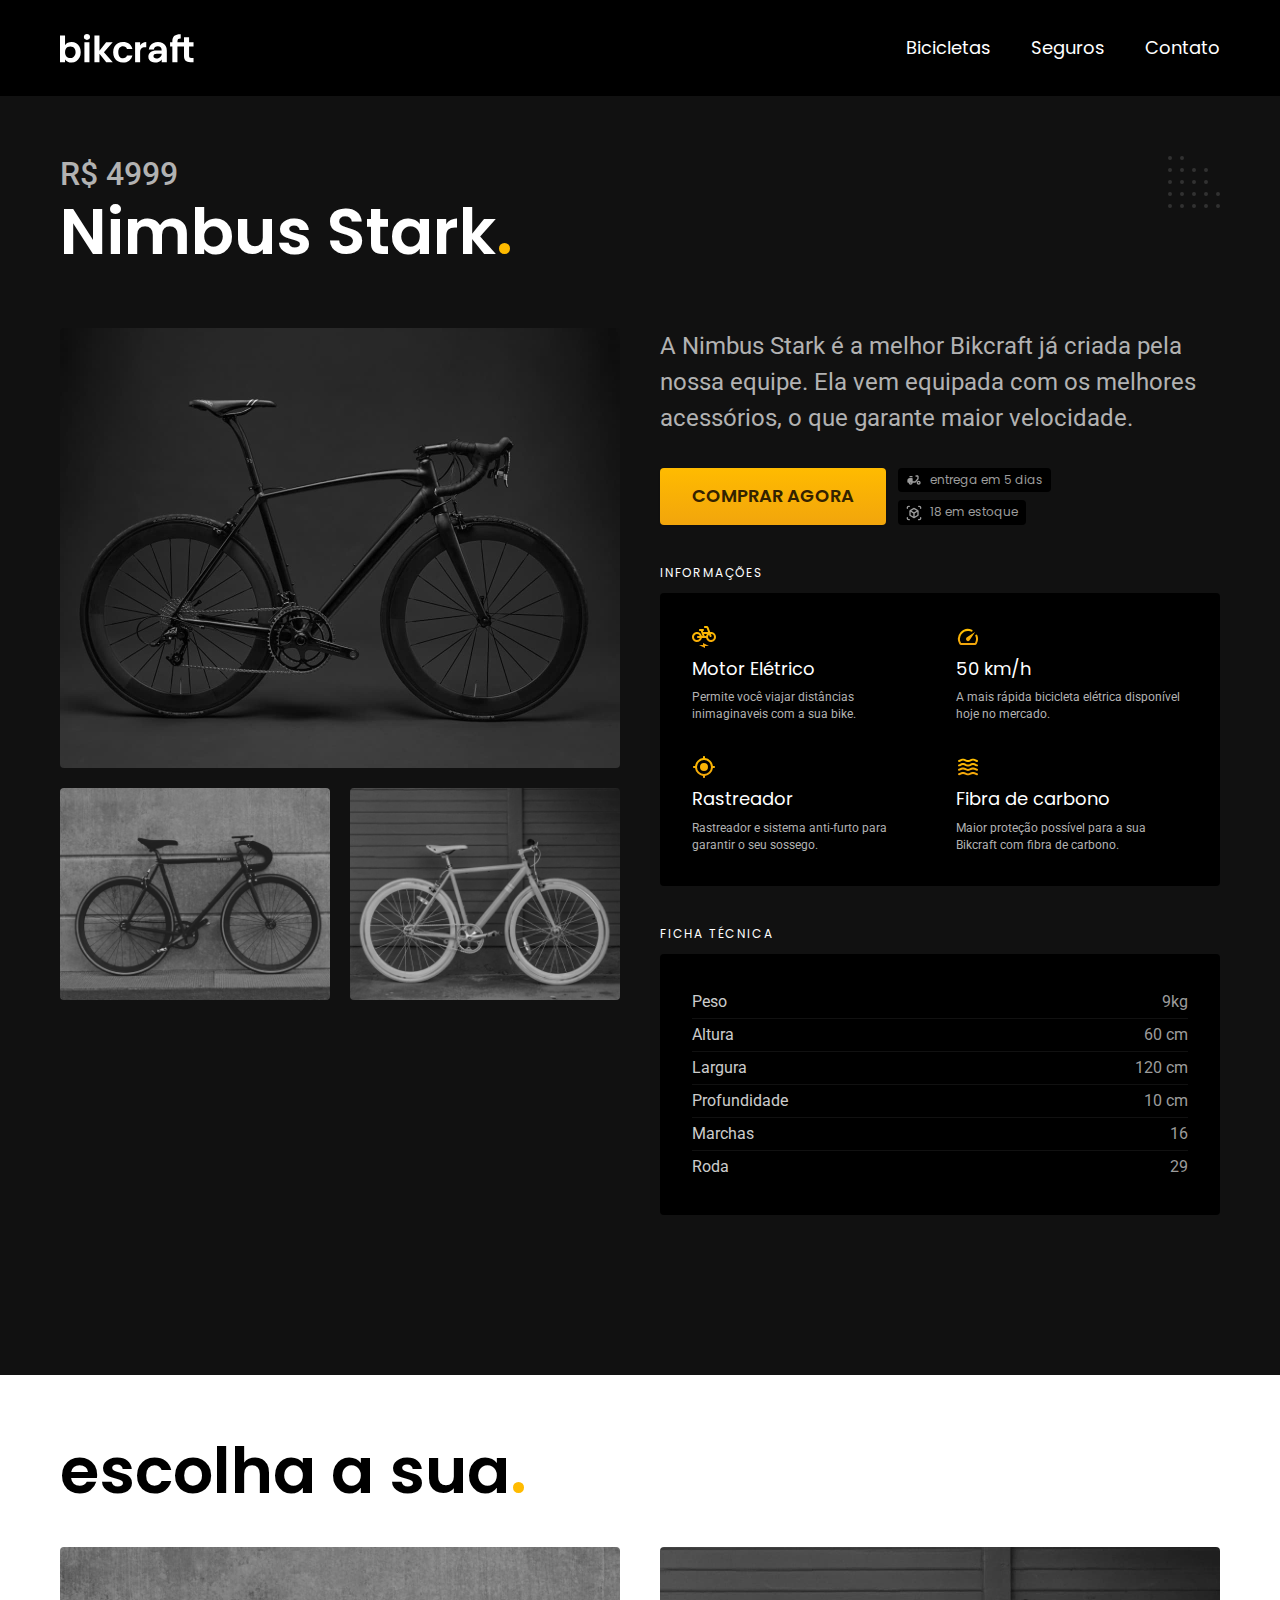
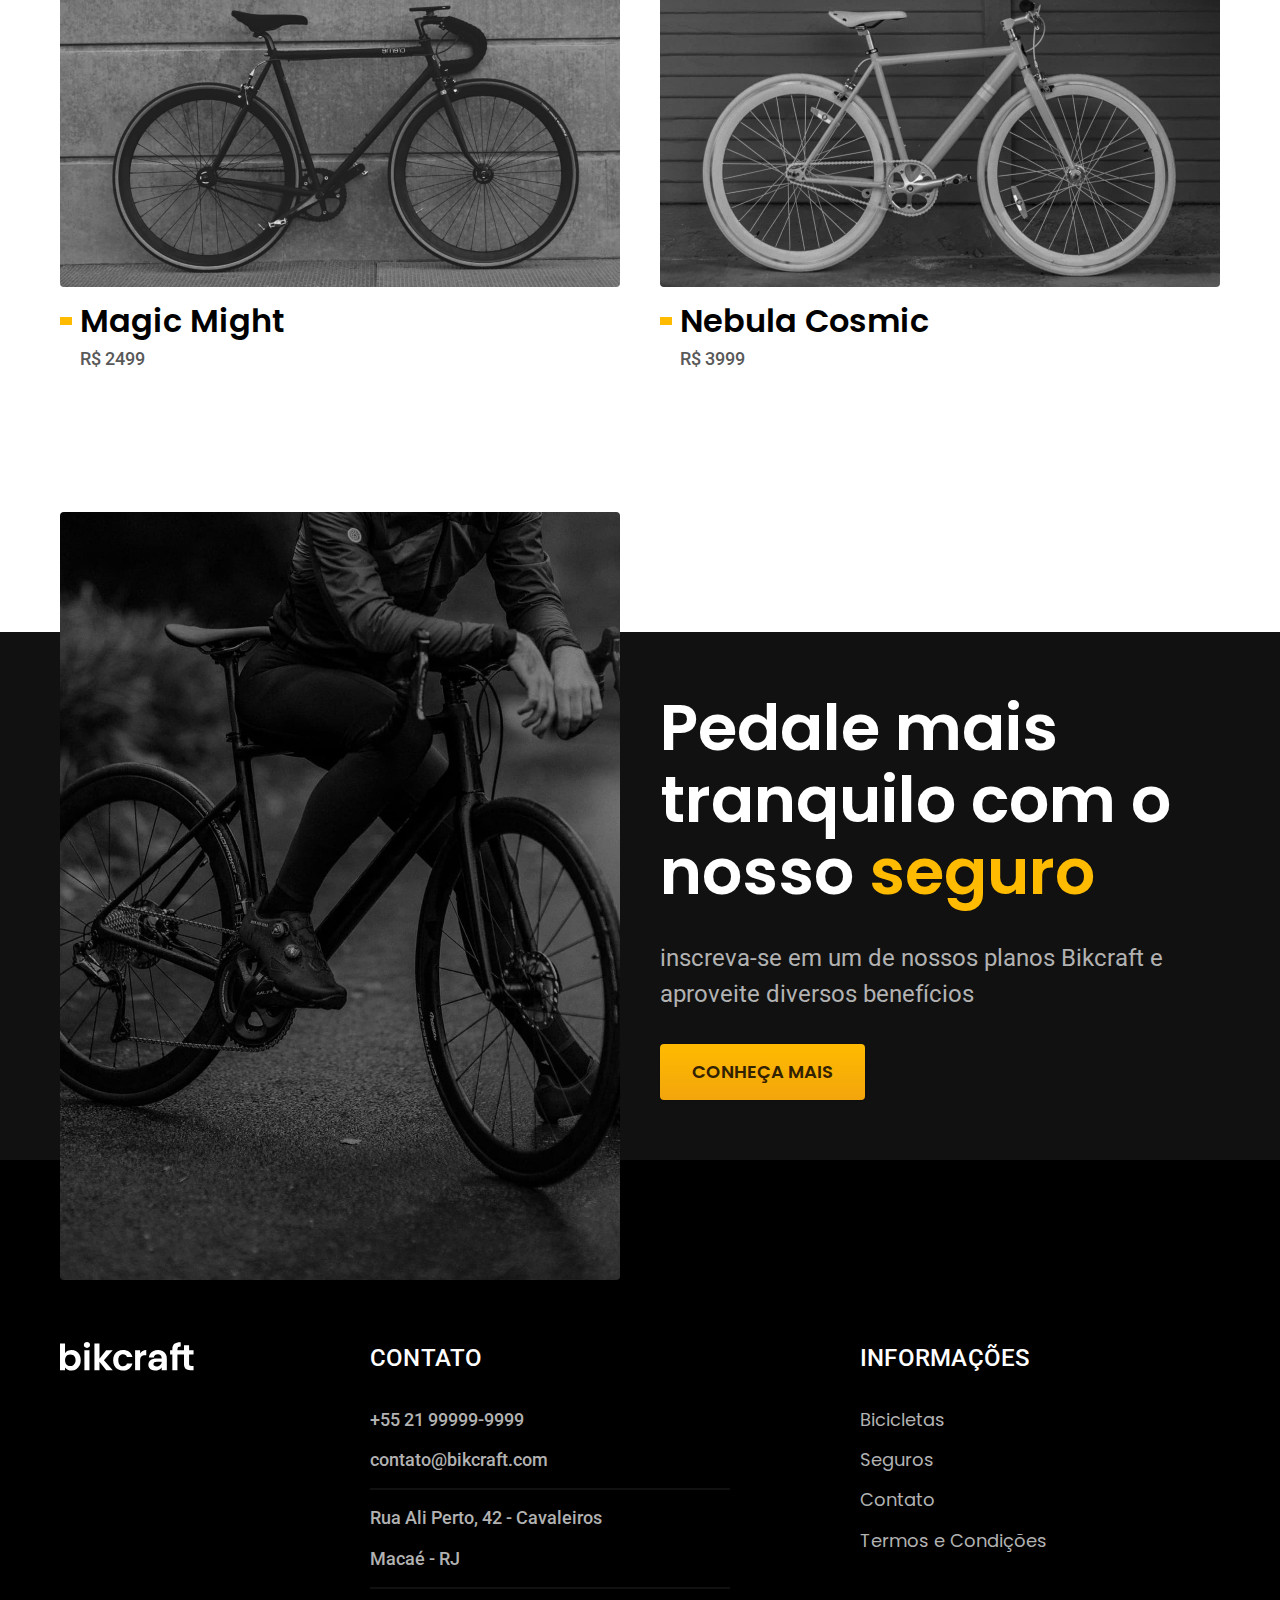
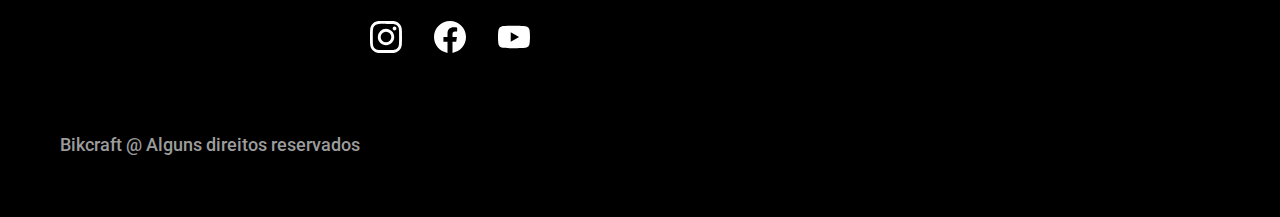
<file: bicicletas/nimbus.html>
<!DOCTYPE html>
<html lang="pt-br">

<head>
  <meta charset="UTF-8">
  <meta name="viewport" content="width=device-width, initial-scale=1.0">
  <meta name="description" content="Bicicleta Nimbus">
  <title>Nimbus | Bikcraft</title>

  <link rel="icon" href="../favicon.svg" type="image/svg+xml">
  <link rel="stylesheet" href="../css/style.min.css">
  <link rel="preconnect" href="https://fonts.googleapis.com">
  <link rel="preconnect" href="https://fonts.gstatic.com" crossorigin>
  <link href="https://fonts.googleapis.com/css2?family=Roboto:ital,wght@0,100;0,300;0,400;0,500;0,700;0,900;1,100;1,300;1,400;1,500;1,700;1,900&display=swap" rel="stylesheet">
  <link href="https://fonts.googleapis.com/css2?family=Poppins:ital,wght@0,100;0,200;0,300;0,400;0,500;0,600;0,700;0,800;0,900;1,100;1,200;1,300;1,400;1,500;1,600;1,700;1,800;1,900&display=swap" rel="stylesheet">
  <link href="https://fonts.googleapis.com/css2?family=Merriweather:ital,wght@1,900&display=swap" rel="stylesheet">
  <script>document.documentElement.classList.add('js');</script>
</head>

<body id="bicicleta">
  <header class="header-bg">
    <div class="header container">
      <a href="../">
        <img src="../img/bikcraft.svg" alt="Bikcraft">
      </a>

      <nav aria-label="primaria">
        <ul class="header-menu font-1-m cor-branco">
          <li><a href="../bicicletas.html">Bicicletas</a></li>
          <li><a href="../seguros.html">Seguros</a></li>
          <li><a href="../contato.html">Contato</a></li>
        </ul>
      </nav>
    </div>
  </header>

  <main class="titulo-bg">
    <div>
      <div class="titulo container">
        <p class="font-2-xl cor-5">R$ 4999</p>
        <h1 class="font-1-xxl cor-0">Nimbus Stark<span class="cor-p1">.</span></h1>
      </div>
    </div>

    <div class="bicicleta container">
      <div class="bicicleta-imagens">
        <img src="../img/bicicleta/nimbus1.jpg" alt="Bicicleta 1">
        <img src="../img/bicicleta/nimbus2.jpg" alt="Bicicleta 2">
        <img src="../img/bicicleta/nimbus3.jpg" alt="Bicicleta 3">
      </div>
      <div class="bicicleta-conteudo">
        <p class="font-2-l cor-5">A Nimbus Stark é a melhor Bikcraft já criada pela nossa equipe. Ela vem equipada com os melhores acessórios, o que garante maior velocidade.
        </p>
        <div class="bicicleta-comprar">
          <a class="botao" href="../orcamento.html?tipo=bikcraft&produto=nimbus">Comprar Agora</a>
          <span class="font-1-xs cor-6"><img src="../img/icones/entrega.svg" alt="">entrega em 5 dias</span>
          <span class="font-1-xs cor-6"><img src="../img/icones/estoque.svg" alt="">18 em estoque</span>
        </div>


        <h2 class="font-1-xs cor-0">Informações</h2>
        <ul class="bicicleta-informacoes">
          <li>
            <img src="../img/icones/eletrica.svg" alt="">
            <h3 class="font-1-m cor-0">Motor Elétrico</h3>
            <p class="font-2-xs cor-5">Permite você viajar distâncias inimaginaveis com a sua bike.</p>
          </li>
          <li>
            <img src="../img/icones/velocidade.svg" alt="">
            <h3 class="font-1-m cor-0">50 km/h</h3>
            <p class="font-2-xs cor-5">A mais rápida bicicleta elétrica disponível hoje no mercado.</p>
          </li>
          <li>
            <img src="../img/icones/rastreador.svg" alt="">
            <h3 class="font-1-m cor-0">Rastreador</h3>
            <p class="font-2-xs cor-5">Rastreador e sistema anti-furto para garantir o seu sossego.</p>
          </li>
          <li>
            <img src="../img/icones/carbono.svg" alt="">
            <h3 class="font-1-m cor-0">Fibra de carbono</h3>
            <p class="font-2-xs cor-5">Maior proteção possível para a sua Bikcraft com fibra de carbono.</p>
          </li>
        </ul>
        <h2 class="font-1-xs cor-0">Ficha técnica</h2>
        <ul class="bicicleta-ficha font-2-s cor-4">
          <li>Peso <span>9kg</span></li>
          <li>Altura <span>60 cm</span></li>
          <li>Largura <span>120 cm</span></li>
          <li>Profundidade <span>10 cm</span></li>
          <li>Marchas <span>16</span></li>
          <li>Roda <span>29</span></li>
        </ul>
      </div>
    </div>
  </main>

  <article class="bicicletas-lista container">
    <h2 class="font-1-xxl">escolha a sua<span class="cor-p1">.</span></h2>

    <ul>
      <li>
        <a href="../bicicletas/magic.html">
          <img src="../img/bicicletas/magic.jpg" alt="Bicicleta Preta">
          <h3 class="font-1-xl">Magic Might</h3>
          <span class="font-2-m cor-8">R$ 2499</span>
        </a>
      </li>
      <li>
        <a href="../bicicletas/nebula.html">
          <img src="../img/bicicletas/nebula.jpg" alt="Bicicleta Preta">
          <h3 class="font-1-xl">Nebula Cosmic</h3>
          <span class="font-2-m cor-8">R$ 3999</span>
        </a>
      </li>
    </ul>
  </article>

  <article class="seguro-bg">
    <div class="seguro container">
      <div class="seguro-imagem">
        <img src="../img/fotos/seguros.jpg" alt="Pessoa parada em cima de uma bicicleta">
      </div>
      <div class="seguro-conteudo">
        <h2 class="font-1-xxl cor-0">Pedale mais tranquilo com o nosso <span class="cor-p1">seguro</span></h2>
        <p class="font-2-l cor-5">inscreva-se em um de nossos planos Bikcraft e aproveite diversos benefícios </p>
        <a class="botao" href="../seguros.html">Conheça Mais</a>
      </div>
    </div>
  </article>

  <footer class="footer-bg">
    <div class="footer container">
      <img src="../img/bikcraft.svg" alt="Bikcraft">
      <div class="footer-contato">
        <h3 class="font-2-l-b cor-0">Contato</h3>
        <ul class="font-2-m cor-5">
          <li><a href="tel:+5521999999999">+55 21 99999-9999</a></li>
          <li><a href="mailto:contato@bikcraft.com">contato@bikcraft.com</a></li>
          <li>Rua Ali Perto, 42 - Cavaleiros</a></li>
          <li>Macaé - RJ</li>
        </ul>
        <div class="footer-redes">
          <a href="../">
            <img src="../img/redes/instagram.svg" alt="Instagram">
          </a>
          <a href="../">
            <img src="../img/redes/facebook.svg" alt="Facebook">
          </a>
          <a href="../">
            <img src="../img/redes/youtube.svg" alt="  youtube">
          </a>
        </div>
      </div>
      <div class="footer-informacoes">
        <h3 class="font-2-l-b cor-0">Informações</h3>
        <nav>
          <ul class="font-1-m cor-5">
            <li><a href="../bicicletas.html">Bicicletas</a></li>
            <li><a href="../seguros.html">Seguros</a></li>
            <li><a href="../contato.html">Contato</a></li>
            <li><a href="../termos.html">Termos e Condições</a></li>
          </ul>
        </nav>
      </div>
      <p class="footer-copy font-2-m cor-6">Bikcraft @ Alguns direitos reservados</p>
    </div>
  </footer>
  <script src="../js/script.js"></script>
</body>

</html>
</file>
<file: css/style.min.css>
body{margin:0;font-family:Arial,Helvetica,sans-serif}blockquote,dd,h1,h2,h3,h4,p,ul{margin:0}ul{margin:0;padding:0;list-style:none}a{text-decoration:none;color:inherit}img{max-width:100%;display:block}img[src$=".jpg"]{border-radius:4px}.font-1-xs{font:400 0.75rem/1.35 Poppins,sans-serif}.font-2-xs{font:400 0.75rem/1.43 Roboto,sans-serif}.font-1-s{font:400 1rem/1.5 Poppins,sans-serif}.font-2-s{font:400 1rem/1.5 Roboto,sans-serif}.font-1-m,.font-1-m-b{font:400 1.125rem/1.35 Poppins,sans-serif}.font-1-m-b{font-weight:600}.font-2-m{font:500 1.125rem/1.35 Roboto,sans-serif}.font-1-l{font:400 1.5rem/1.5 Poppins,sans-serif}.font-2-l,.font-2-l-b{font:400 1.5rem/1.5 Roboto,sans-serif}.font-2-l-b{font-weight:500;letter-spacing:.015rem;text-transform:uppercase}.font-1-xl{font:600 2rem/1.125 Poppins,sans-serif}.font-2-xl{font:500 2rem/1.125 Roboto,sans-serif}.font-1-xxl{font:600 4rem/1.125 Poppins,sans-serif}@media (max-width:1200px){.font-1-xxl{font-size:3rem}.font-2-l,.font-2-l-b{font-size:1.125rem}}@media (max-width:800px){.font-1-xxl{font-size:2rem}.font-1-xl,.font-2-xl{font-size:1.5rem}}:root{--cor-0:#ffffff;--cor-1:#f7f7f7;--cor-2:#ededed;--cor-3:#dedede;--cor-4:#cccccc;--cor-5:#b2b2b2;--cor-6:#9c9c9c;--cor-7:#717171;--cor-8:#595959;--cor-9:#404040;--cor-10:#2e2e2e;--cor-11:#111111;--cor-12:#000000;--cor-p1:#ffbb00;--cor-p2:#e4a30b;--cor-p3:#a66f00;--cor-p4:#664400;--cor-p5:#332200}.cor-0{color:var(--cor-0)}.cor-1{color:var(--cor-1)}.cor-2{color:var(--cor-2)}.cor-3{color:var(--cor-3)}.cor-4{color:var(--cor-4)}.cor-5{color:var(--cor-5)}.cor-6{color:var(--cor-6)}.cor-7{color:var(--cor-7)}.cor-8{color:var(--cor-8)}.cor-9{color:var(--cor-9)}.cor-10{color:var(--cor-10)}.cor-11{color:var(--cor-11)}.cor-12{color:var(--cor-12)}.cor-p1{color:var(--cor-p1)}.cor-p2{color:var(--cor-p2)}.cor-p3{color:var(--cor-p3)}.cor-p4{color:var(--cor-p4)}.cor-p5{color:var(--cor-p5)}.js .fadeInDown{transform:translate3d(0,-20px,0)}.js .fadeInUp{transform:translate3d(0,20px,0)}.js .fadeInRight{transform:translate3d(20px,0,0)}.js .fadeInLeft{transform:translate3d(-20px,0,0)}.js [data-anime]{opacity:0}.js .anime{opacity:1;transform:none;transition:transform .8s,opacity .8s}.header-bg{background-color:var(--cor-12)}.header{display:flex;flex-wrap:wrap;gap:20px;justify-content:space-between;align-items:center;padding-top:20px;padding-bottom:20px}.header-menu{display:flex;flex-wrap:wrap;gap:40px}.header-menu a{color:var(--cor-0);padding:16px 0;display:inline-block;position:relative}.header-menu a:after{content:"";display:block;height:2px;width:0;background:var(--cor-0);margin-top:4px;transition:.3s;position:absolute}.header-menu a.ativo::after,.header-menu a:hover:after{width:100%}@media (max-width:800px){.header-menu a{background:var(--cor-11);padding:12px 16px;border-radius:4px}.header-menu{gap:20px}.header-menu a:hover{background-color:var(--cor-10)}.header a:after{display:none}}@media (max-width:600px){.header-menu{gap:12px}.header-menu a{padding:8px 12px;font-size:14px}}.footer-bg{background-color:var(--cor-12)}.footer{display:grid;grid-template-columns:3fr 5fr 4fr;gap:40px;padding-top:60px;padding-bottom:60px}.footer h3{margin-bottom:32px}.footer-contato ul{margin-bottom:32px}.footer-contato li:nth-child(2n):after{content:"";display:block;max-width:360px;height:2px;background:var(--cor-11);margin-top:16px}.footer li{margin-bottom:16px}.footer-redes{display:flex;gap:32px}.footer a:hover{color:var(--cor-0)}.footer-copy{grid-column:1/-1;margin-top:40px}@media (max-width:800px){.footer>img{display:none}.footer{grid-template-columns:1fr 1fr}}@media (max-width:600px){.footer{grid-template-columns:1fr;gap:60px}.footer-copy{margin-top:0}}.container{box-sizing:border-box;max-width:1200px;padding-left:20px;padding-right:20px;margin-left:auto;margin-right:auto}.botao{padding:16px 32px;display:inline-block;background:linear-gradient(#fb0,#f2a50c);border-radius:4px;box-shadow:0 1px 2px #0000001a;text-transform:uppercase;color:var(--cor-p5);font:600 1.125rem/1.35 Poppins,sans-serif;max-width:max-content;border:none;cursor:pointer}.botao:hover{background:linear-gradient(#ffb60d,#e59317)}.botao.secundario{background:var(--cor-10);color:var(--cor-2)}.botao.secundario:hover{background:var(--cor-9)}.botao.seta{display:flex;align-items:center}.botao.seta::after{content:"";display:inline-block;width:18px;height:10px;margin-left:12px;background:url("../img/icones/seta.svg");transition:transform .2s}.botao.seta:hover::after{transform:translateX(4px)}@media (max-width:600px){.botao{padding:12px 16px;font-size:1rem}}.link{display:inline-block;color:var(--cor-p1);font:500 1.5rem/1.5 Poppins,sans-serif;text-transform:uppercase}.link::after{content:"";display:block;width:100%;height:4px;background-color:currentColor}.link:hover{color:var(--cor-0)}.titulo-bg{background-color:var(--cor-11);padding-top:60px;padding-bottom:60px}.titulo{background:url("../img/dec/top-right.svg") no-repeat top right 20px}.titulo p{margin-bottom:4px}@media (max-width:800px){.titulo-bg{padding-top:40px;padding-bottom:40px}.titulo p{font-size:1rem;text-transform:lowercase;font-weight:400}}.form{display:grid;grid-template-columns:1fr 1fr;gap:20px}.form label{display:block;font:400 1rem/1.5 Poppins,sans-serif;margin-bottom:4px}.form .col-2{grid-column:span 2}.form input[type=email],.form input[type=text],.form textarea{font:400 1rem/1.5 Roboto,sans-serif;background:var(--cor-1);border:1px solid var(--cor-2);padding:12px;border-radius:4px;width:100%;box-sizing:border-box}.form input[type=email]:focus,.form input[type=text]:focus,.form textarea:focus{outline:0;border-color:var(--cor-p1);background:var(--cor-0);box-shadow:0 0 0 2px #fea}@media (max-width:600px){.form{grid-template-columns:1fr}.form .col-2{grid-column:1}}.introducao-bg{background:var(--cor-12);box-shadow:inset 0 -120px var(--cor-0)}.introducao{display:grid;grid-template-columns:1fr 1fr;gap:0 40px}.introducao-conteudo{align-self:end;padding-bottom:200px}.introducao img{width:100%;height:100%;object-fit:cover;border-radius:4px}.introducao h1{margin-bottom:32px}.introducao h1 span{color:#fb0}.introducao p{margin-bottom:20px}@media (max-width:800px){.introducao-bg{background:var(--cor-11);padding-top:40px;box-shadow:inset 0 -60px var(--cor-0)}.introducao{grid-template-columns:1fr;gap:32px}.introducao-conteudo{padding-bottom:0}.introducao h1{margin-bottom:16px}.introducao img{height:300px;width:100%}}.tecnologia-bg{background-color:var(--cor-11);box-shadow:inset 0 80px var(--cor-0),inset 0 -80px var(--cor-0)}.tecnologia{display:grid;grid-template-columns:1fr 1fr;gap:40px}.tecnologia-imagem img{width:100%;height:100%;object-fit:cover;object-position:left}.tecnologia-conteudo{padding-top:160px;padding-bottom:160px}.tecnologia-conteudo>span{display:block;margin-bottom:20px}.tecnologia-conteudo h2{margin-bottom:32px}.tecnologia-conteudo>p{margin-bottom:20px}.tecnologia-conteudo a{margin-bottom:80px}.tecnologia-vantagens{display:flex;gap:40px}.tecnologia-vantagens h3{margin-bottom:8px;width:max-content}.tecnologia-vantagens img{width:24px;margin-bottom:8px}@media (max-width:800px){.tecnologia-bg{box-shadow:initial}.tecnologia{grid-template-columns:1fr}.tecnologia-conteudo{padding-top:60px;padding-bottom:60px}.tecnologia-imagem{display:none}.tecnologia a{margin-bottom:60px}}@media (max-width:600px){.tecnologia-vantagens{flex-direction:column}}.parceiros{padding-top:60px;padding-bottom:120px}.parceiros h2{margin-bottom:60px}.parceiros ul{padding:0 20px;max-width:1400px;display:grid;grid-template-columns:repeat(4,1fr);margin:0 auto}.parceiros li{display:flex;padding:32px;border-left:2px solid var(--cor-2)}.parceiros img{margin:auto}.parceiros li:first-child,.parceiros li:nth-child(5){border-left:none}.parceiros li:nth-child(n+5){border-top:2px solid var(--cor-2)}@media (max-width:800px){.parceiros{padding-bottom:60px}.parceiros h2{margin-bottom:20px}.parceiros ul{grid-template-columns:repeat(2,1fr)}.parceiros li{padding:20px}.parceiros li:nth-child(n+3){border-top:2px solid var(--cor-2)}.parceiros li:nth-child(odd){border-left:none}}.depoimento{display:grid;grid-template-columns:1fr 1fr;background-color:var(--cor-p1);overflow:hidden}.depoimento img{width:100%;height:100%;object-fit:cover;border-radius:0}.depoimento-conteudo{padding:40px 40px 80px 80px;align-self:end;background:url("../img/dec/bottom-right-p.svg") no-repeat bottom 40px right 40px}.depoimento-conteudo p{max-width:32ch;font-family:Merriweather,serif;font-style:italic;font-weight:900;margin-bottom:32px;position:relative}.depoimento p::after,.depoimento p::before{font-size:5rem;color:var(--cor-p2);position:absolute}.depoimento p::before{content:"“";left:-50px;top:-20px}.depoimento p::after{content:"”"}@media (min-width:1200px){.depoimento img{max-height:520px}}@media (max-width:800px){.depoimento{grid-template-columns:1fr;text-align:center}.depoimento img{max-height:200px}.depoimento-conteudo{padding:40px 20px;justify-self:center}}.bicicletas-lista{padding-top:60px;padding-bottom:120px}.bicicletas-lista h2{margin-bottom:40px}.bicicletas-lista ul{display:flex;gap:40px;padding:0 20px 20px 20px;max-width:1400px;margin-left:auto;margin-right:auto;overflow-x:auto}#bicicleta .bicicletas-lista ul{padding:0 0 20px 0}.bicicletas-lista li{min-width:280px}.bicicletas-lista a{display:block}.bicicletas-lista img{margin-bottom:16px}.bicicletas-lista h3{margin-bottom:8px;display:flex;align-items:center}.bicicletas-lista h3::before{content:"";display:inline-block;height:8px;width:12px;margin-right:8px;background-color:var(--cor-p1);transition:width .2s}.bicicletas-lista a:hover h3::before{width:24px}.bicicletas-lista li span{padding-left:20px}@media (max-width:800px){.bicicletas-lista{padding-bottom:60px}.bicicletas-lista ul{gap:20px}}.bicicletas-bg{background:linear-gradient(to right,var(--cor-0) 30%,var(--cor-11) 0)}.bicicletas{display:grid;grid-template-columns:1fr 1fr;gap:40px;padding-top:60px;padding-bottom:60px;background:url("../img/dec/top-right.svg") no-repeat top 40px right 20px}.bicicletas-imagem{display:grid}.bicicletas-imagem img{grid-area:1/1}.bicicletas-imagem span{grid-area:1/1;place-self:start end;margin-top:20px;background:var(--cor-12);display:inline-block;padding:8px 16px 8px 8px;border-radius:4px 0 0 4px}.bicicletas-conteudo{display:grid;grid-template-columns:1fr auto;align-content:start}.bicicletas p,.bicicletas-conteudo h2{grid-column:1/-1}.bicicletas h2::before{content:"";display:block;width:12px;height:8px;background-color:var(--cor-p1);margin-bottom:8px}.bicicletas p{margin-bottom:24px;margin-top:24px}.bicicletas a{place-self:end}.bicicletas li{display:flex;align-items:center}.bicicletas ul{display:grid;gap:16px}.bicicletas-conteudo img{width:24px;margin-right:8px}@media (max-width:800px){.bicicletas{grid-template-columns:1fr;gap:20px;padding-top:40px;padding-bottom:40px}.bicicletas-bg{background:var(--cor-11)}}@media (max-width:600px){.bicicletas-conteudo{grid-template-columns:1fr}.bicicletas ul{font-size:1rem;grid-template-columns:1fr 1fr;margin-bottom:32px}.bicicletas a{place-self:start}}.bicicleta{display:grid;grid-template-columns:1fr 1fr;align-items:start;gap:40px;padding-top:60px;padding-bottom:60px}#bicicleta .titulo p{text-transform:uppercase}.bicicleta-imagens{display:flex;flex-wrap:wrap;gap:20px}.bicicleta-imagens img{flex:1;min-width:200px}.bicicleta-imagens img:first-child{min-width:100%}.bicicleta-conteudo>p{margin-bottom:32px}.bicicleta-comprar{display:grid;grid-template-columns:max-content auto;align-items:center;justify-items:start;gap:8px 12px;margin-bottom:40px}.bicicleta-comprar a{grid-row:span 2}.bicicleta-comprar span{display:flex;align-items:center;background-color:var(--cor-12);padding:4px 8px;border-radius:4px;gap:8px}.bicicleta-conteudo h2{text-transform:uppercase;letter-spacing:.15em;margin-bottom:12px}.bicicleta-ficha,.bicicleta-informacoes{padding:32px;background-color:var(--cor-12);border-radius:4px;margin-bottom:40px}.bicicleta-informacoes{margin-bottom:40px;display:grid;grid-template-columns:1fr 1fr;gap:32px}.bicicleta-informacoes img{width:24px;margin-bottom:8px}.bicicleta-informacoes h3{margin-bottom:8px}.bicicleta-ficha li{padding:4px 0;display:flex;justify-content:space-between;border-bottom:1px solid var(--cor-11)}.bicicleta-ficha li:last-child{border-bottom:none}.bicicleta-ficha span{color:var(--cor-6)}@media (max-width:800px){.bicicleta{grid-template-columns:1fr;padding-top:40px;padding-bottom:40px}.bicicleta-imagens{grid-row:2}}@media (max-width:400px){.bicicleta-informacoes{grid-template-columns:1fr}.bicicleta-comprar{grid-template-columns:1fr}}.seguro-bg{background-color:var(--cor-11);box-shadow:inset 0 120px var(--cor-0),inset 0 -120px var(--cor-12)}.seguro{display:grid;grid-template-columns:1fr 1fr;gap:40px}.seguro-imagem img{width:100%;height:100%;object-fit:cover}.seguro-conteudo{padding-top:180px;padding-bottom:180px}.seguro h2{margin-bottom:32px}.seguro p{margin-bottom:32px}@media (max-width:800px){.seguro{grid-template-columns:1fr}.seguro-conteudo{grid-row:1;padding-top:40px;padding-bottom:0}.seguro-bg{box-shadow:inset 0 -60px var(--cor-12)}}.seguros-bg{background:var(--cor-11)}.seguros{padding-top:60px;padding-bottom:60px;display:grid;grid-template-columns:1fr 1fr;gap:40px;align-items:center}#seguros .seguros{padding-top:0}.seguros h2{grid-column:1/-1}.seguros-item{background-color:var(--cor-12);padding:32px 32px 32px 60px;display:grid;grid-template-columns:1fr auto;border-radius:4px}.seguros-item h3{margin-bottom:40px}.seguros-item span{grid-column:2;display:block;text-align:right}.seguros-item ul{grid-column:1/-1;margin-bottom:32px}.seguros-item li{display:flex;align-items:center;position:relative}.seguros-item li+li{margin-top:20px}.seguros-item li::before{content:"";display:block;width:13px;height:9px;background-image:url("../img/icones/lista.svg");position:absolute;left:-21px}.seguros-item a{grid-column:1/-1}@media (max-width:800px){.seguros{grid-template-columns:1fr}}.vantagens-bg{background-color:var(--cor-12)}.vantagens{padding-top:120px;padding-bottom:120px}.vantagens h2{margin-bottom:60px}.vantagens ul{display:grid;grid-template-columns:repeat(auto-fit,minmax(280px,max-content));gap:40px 80px}.vantagens h3,.vantagens img{margin-bottom:8px}@media (max-width:800px){.vantagens{padding-top:60px;padding-bottom:60px}.vantagens h2{margin-bottom:40px}.vantagens ul{gap:20px}}.perguntas{padding-bottom:120px;padding-top:120px}.perguntas h2{margin-bottom:60px}.perguntas dl>div{padding:20px;border-radius:4px}.perguntas dl>div:nth-child(odd){background-color:var(--cor-1)}.perguntas button{display:grid;grid-template-columns:auto 1fr auto;align-items:center;gap:8px;cursor:pointer;border:none;background:0 0;width:100%;text-align:left}.perguntas button::before{content:"";display:inline-block;width:12px;height:8px;background-color:var(--cor-p1)}.perguntas button::after{content:"";display:inline-block;width:14px;height:6px;background:url("../img/icones/seta-abrir.svg");transition:.3s}.perguntas button:hover::after,.perguntas button[aria-expanded=true]::after{transform:rotate(180deg)}.js .perguntas dd{display:none}.js .perguntas dd.ativa{display:block}.perguntas dd{padding-left:20px;padding-top:16px;max-width:80ch}@media (max-width:800px){.perguntas{padding-bottom:60px;padding-top:60px}.perguntas h2{margin-bottom:40px}}#contato{background:linear-gradient(var(--cor-11) 600px,var(--cor-1) 0)}.contato{display:grid;grid-template-columns:5fr 7fr}.contato-dados,.contato-formulario{padding:60px;box-shadow:0 1px 2px rgba(0,0,0,.1)}.contato-dados{border-radius:5px 0 0 5px;background:var(--cor-12) url("../img/dec/bottom-left.svg") no-repeat bottom 20px left 20px}.contato-formulario{border-radius:0 5px 5px 0;background:var(--cor-0) url("../img/dec/bottom-right.svg") no-repeat bottom 20px right 20px}.contato-dados h2{margin-bottom:60px}.contato-endereco{margin-bottom:32px;padding-left:28px;background:url("../img/icones/local.svg") no-repeat 0 2px}.contato-endereco p{margin-bottom:8px}.contato-meios a{display:block;max-width:max-content;margin-bottom:8px;padding-left:28px}.contato-meios a:hover{color:var(--cor-0)}.contato-meios a:first-child{background:url("../img/icones/email.svg") no-repeat 0 2px}.contato-meios a:nth-child(2){margin-bottom:32px}.contato-meios a:nth-child(3){background:url("../img/icones/telefone.svg") no-repeat 0 2px;margin-bottom:60px}.contato-redes{display:flex;gap:32px;padding-left:28px}@media (max-width:800px){.contato{grid-template-columns:1fr}.contato-dados,.contato-formulario{padding:20px}.contato-dados{border-radius:5px 5px 0 0;background:var(--cor-12)}.contato-formulario{border-radius:0 0 5px 5px}.contato-dados h2,.contato-meios a:nth-child(3){margin-bottom:32px}.contato-redes{margin-bottom:12px}}.lojas{display:grid;grid-template-columns:1fr 1fr;gap:0 40px;padding-top:120px;padding-bottom:120px}.lojas h2{grid-column:1/-1;margin-bottom:60px}.lojas img{border-radius:4px 4px 0 0}.lojas-item{border-radius:4px;background:var(--cor-0);box-shadow:0 1px 2px rgba(0,0,0,.1)}.lojas-conteudo{display:grid;grid-template-columns:1fr 1fr;gap:32px 16px;padding:32px}.lojas-conteudo h3,.lojas-tempo{grid-column:1/-1}.lojas-dados{display:grid;gap:8px;border-left:2px solid var(--cor-2);padding-left:12px}.lojas-tempo{display:flex;align-items:center;gap:8px}@media (max-width:800px){.lojas{gap:20px;padding-top:60px;padding-bottom:60px}.lojas h2{margin-bottom:32px}.lojas-conteudo{grid-template-columns:1fr}}@media (max-width:600px){.lojas{grid-template-columns:1fr}}.termos{padding-top:80px;padding-bottom:80px}.termos h2{font-weight:600;margin-bottom:28px}.termos p+h2{margin-top:40px}.termos p{margin-bottom:24px;max-width:75ch}#orcamento{background:linear-gradient(var(--cor-11) 600px,var(--cor-1) 0)}.orcamento{display:grid;grid-template-columns:5fr 7fr;padding-bottom:120px}.orcamento h2{text-transform:uppercase;position:relative;display:flex;align-items:center}.orcamento h2::before{content:"";display:inline-block;width:4px;height:8px;background-color:var(--cor-p1);position:absolute;left:-12px}.orcamento-dados,.orcamento-produto{padding:60px;box-shadow:0 1px 2px rgba(0,0,0,.1)}.orcamento-produto{border-radius:5px 0 0 5px;background:var(--cor-12) url("../img/dec/bottom-left.svg") no-repeat bottom 20px left 20px;display:grid;grid-template-columns:1fr 1fr;align-content:start;gap:20px}.orcamento-produto>*{grid-column:1/-1}.orcamento-produto>label{grid-column:initial}.orcamento-produto label{font:400 1rem/1.5 Poppins,sans-serif;color:var(--cor-4);background-color:var(--cor-10);display:block;padding:12px 16px;border-radius:4px;cursor:pointer;display:grid;grid-template-columns:auto 1fr auto;align-items:center;border:1px solid var(--cor-10)}.orcamento-produto label::before{content:"";display:inline-block;box-sizing:border-box;width:12px;height:12px;border:1px solid var(--cor-6);border-radius:50%;margin-right:8px}.orcamento-produto input:checked+label::before{border-color:var(--cor-7);box-shadow:inset 0 0 0 3px var(--cor-0),inset 0 0 0 6px var(--cor-7)}.orcamento-produto label:hover{background-color:var(--cor-9);border-color:var(--cor-9)}.orcamento-produto input:focus+label{box-shadow:0 0 0 2px var(--cor-p1);border:var(--cor-12)}.orcamento-produto label span{display:none}.orcamento-produto input:checked+label span{display:inline-block}.orcamento-produto input{opacity:0;position:absolute;pointer-events:none}.orcamento-produto input:checked+label{background:var(--cor-0);color:var(--cor-11)}.orcamento-dados{border-radius:0 5px 5px 0;background:var(--cor-0) url("../img/dec/bottom-right.svg") no-repeat bottom 20px right 20px}.orcamento-conteudo{display:none}.orcamento-conteudo h2,.orcamento-dados h2:nth-of-type(n+2){margin-top:20px}#bikcraft:checked~#orcamento-bikcraft,#seguro:checked~#orcamento-seguro{display:grid;gap:20px}.orcamento-detalhes{display:none;background:var(--cor-0);padding:20px;grid-template-columns:1fr 1fr;border-radius:4px;align-items:center}.orcamento-detalhes li{display:flex;align-items:center;margin-bottom:8px}.orcamento-detalhes li img{width:16px;margin-right:8px}.orcamento-produto input:checked+label+.orcamento-detalhes{display:grid}@media (max-width:1200px){.orcamento-dados,.orcamento-produto{padding:32px}}@media (max-width:800px){.orcamento{grid-template-columns:1fr}.orcamento-dados{border-radius:0 0 5px 5px}.orcamento-produto{border-radius:5px 5px 0 0;background:var(--cor-12)}}@media (max-width:400px){.orcamento-produto{grid-template-columns:1fr}}
</file>
